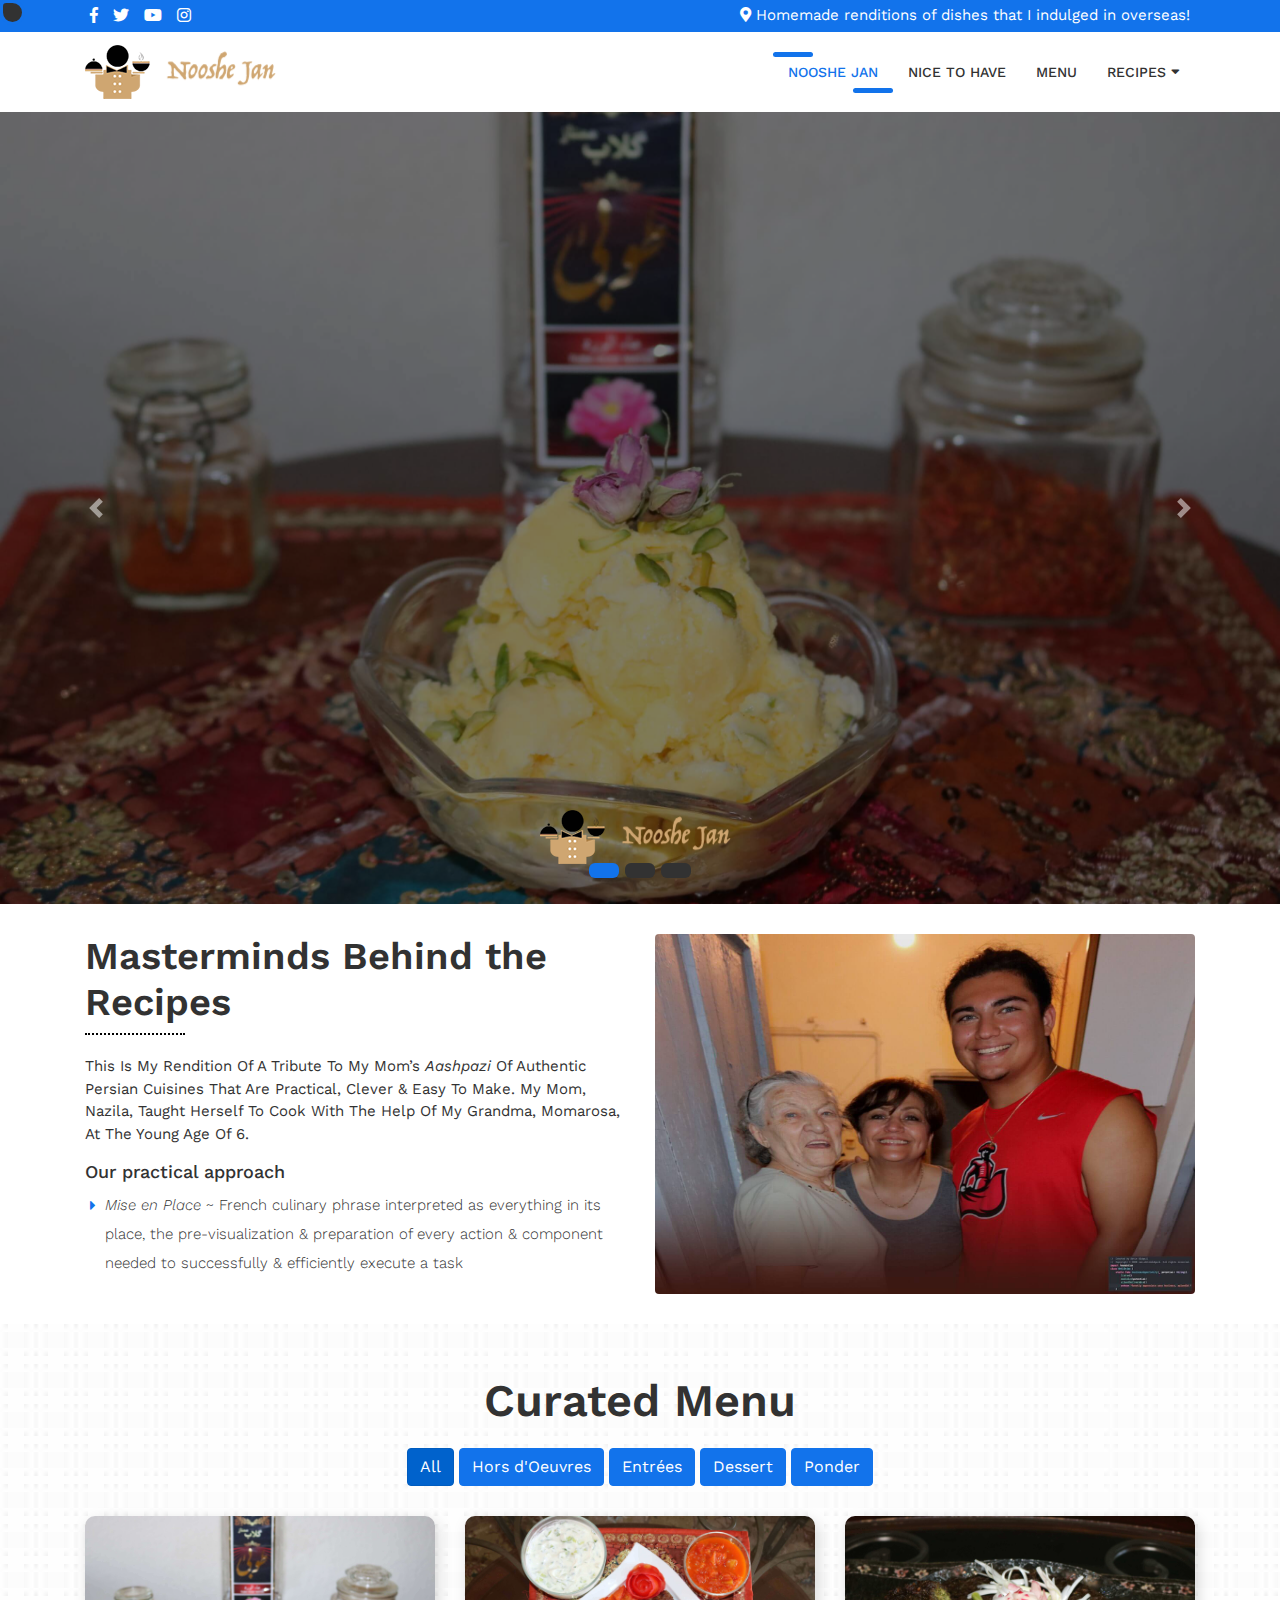
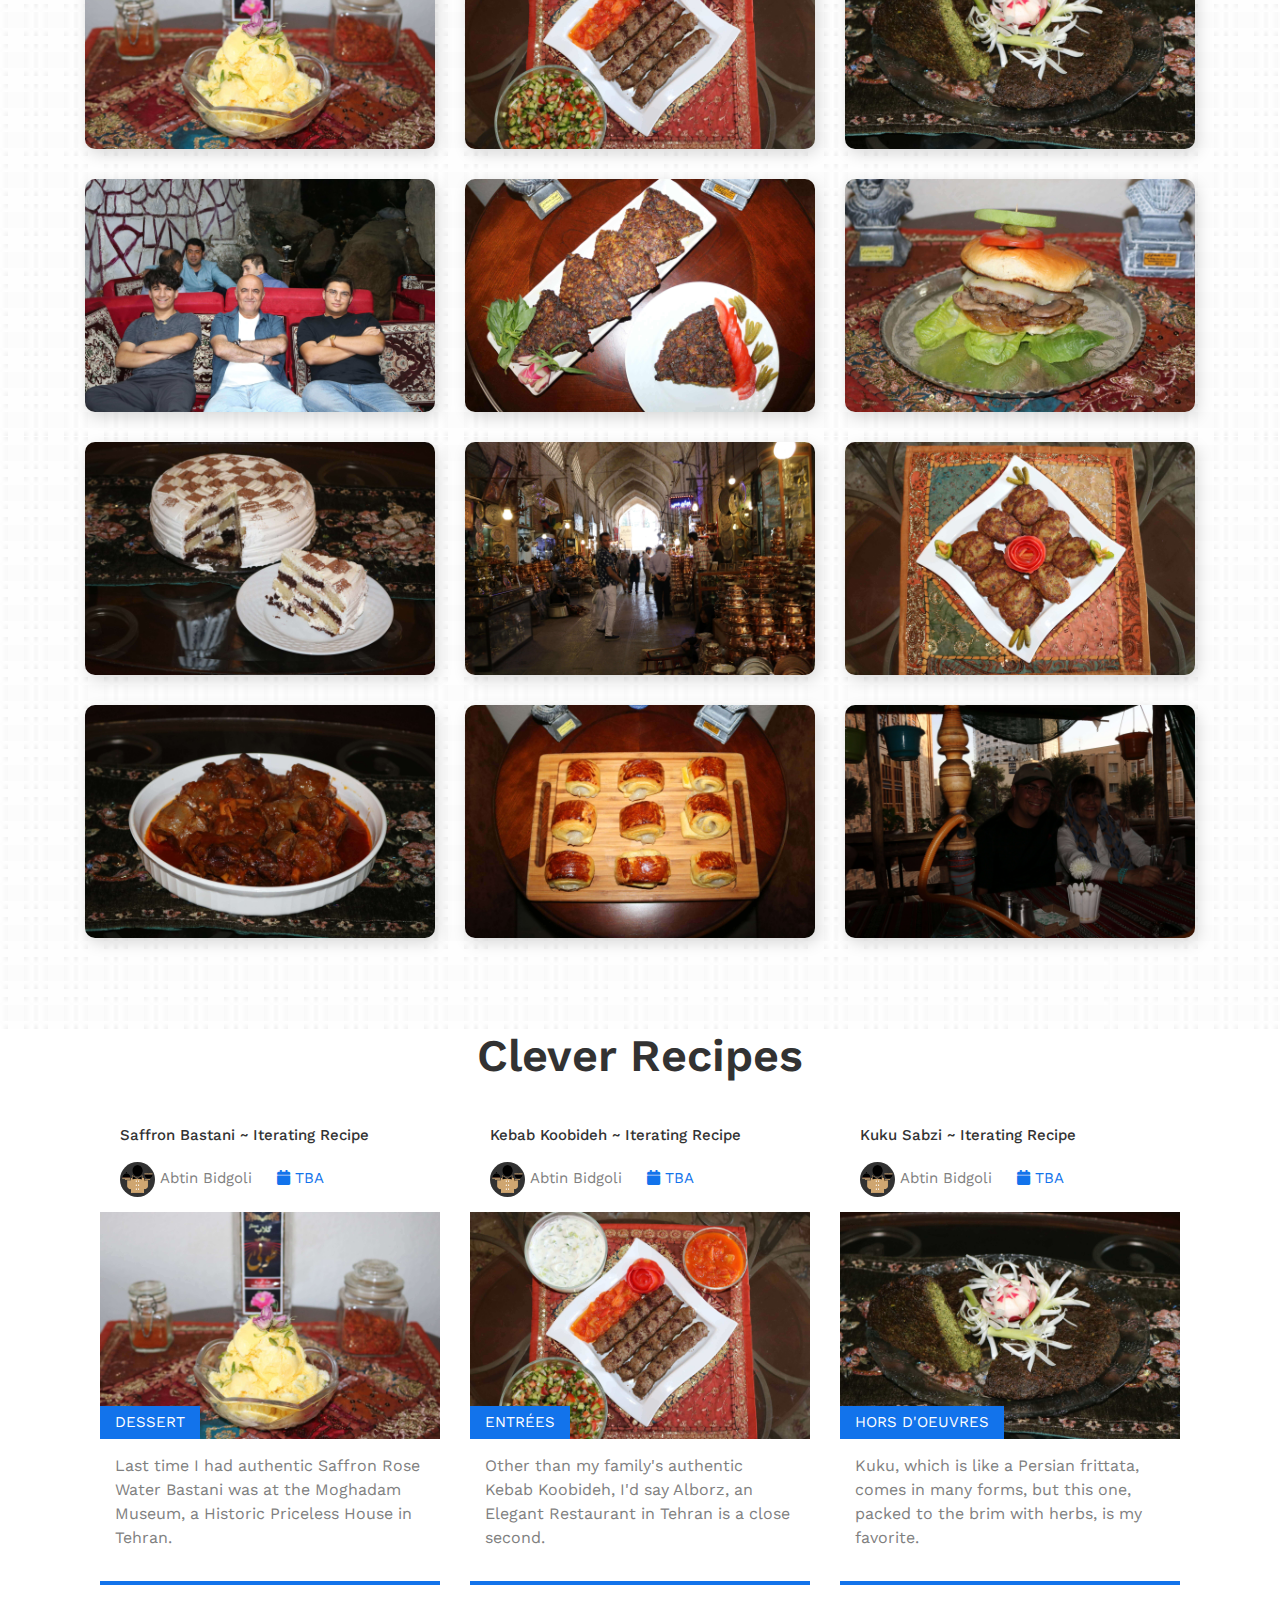
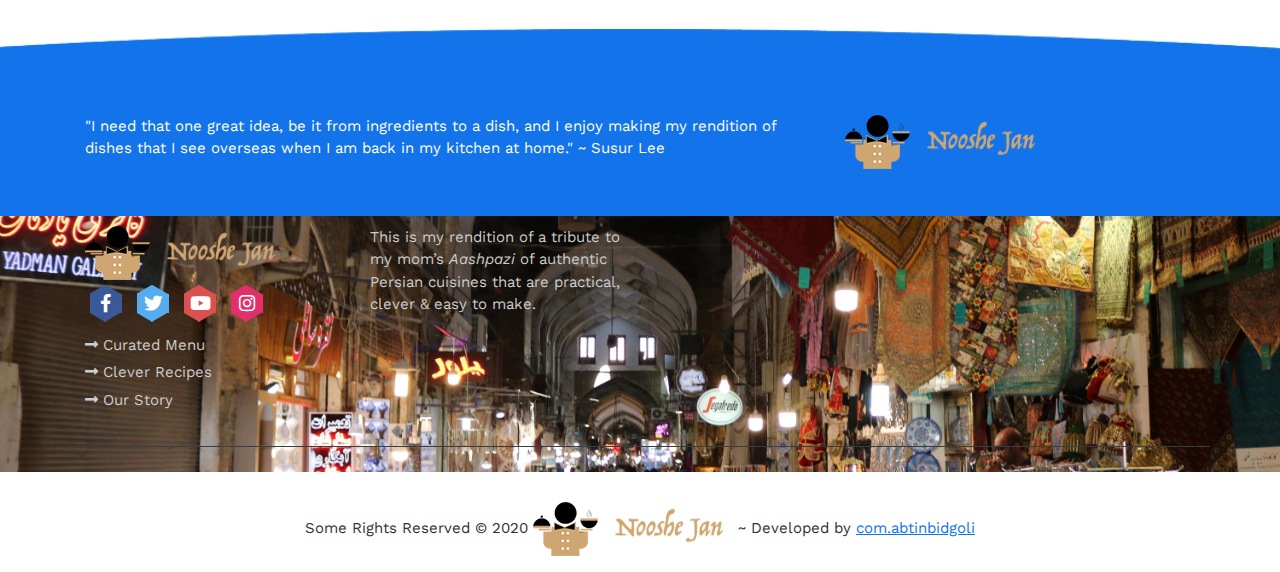
<file: index.html>
<!DOCTYPE html>
<html lang="en">
  <head>
    <meta charset="utf-8" />
    <meta
      name="viewport"
      content="width=device-width, initial-scale=1, shrink-to-fit=no"
    />
    <meta name="description" content="" />
    <meta name="author" content="" />
    <title>Nooshe Jan~com.abtinbidgoli~UX/UI Developer</title>
    <!-- Bootstrap core CSS -->
    <link href="vendor/bootstrap/css/bootstrap.min.css" rel="stylesheet" />
    <!-- Fontawesome CSS -->
    <link href="css/all.css" rel="stylesheet" />
    <!-- Owl Carousel CSS -->
    <link href="css/owl.carousel.min.css" rel="stylesheet" />
    <!-- Owl Carousel CSS -->
    <link href="css/jquery.fancybox.min.css" rel="stylesheet" />
    <!-- Custom styles for this template -->
    <link href="css/style.css" rel="stylesheet" />
    <!-- Site Icons -->
    <link rel="shortcut icon" href="images/favicon1.png" type="image/x-icon" />
    <link rel="apple-touch-icon" href="images/favicon1.png" />
  </head>
  
  <body>
    <div class="wrapper-main">
      <!-- Top Bar -->
      <div class="top-bar">
        <div class="container">
          <div class="row">
            <div class="col-lg-6">
              <div class="social-media">
                <ul>
                  <li>
                    <a href="#"><i class="fab fa-facebook-f"></i></a>
                  </li>
                  <li>
                    <a href="#"><i class="fab fa-twitter"></i></a>
                  </li>
                  <li>
                    <a href="#"><i class="fab fa-youtube"></i></a>
                  </li>
                  <li>
                    <a href="#"><i class="fab fa-instagram"></i></a>
                  </li>
                </ul>
              </div>
            </div>
            <div class="col-lg-6">
              <div class="contact-details">
                <ul>
                  <!--
                  <li>
                    <i class="fas fa-phone fa-rotate-90"></i> +01 899 286 777
                  </li>
				-->
                  <li>
                    <i class="fas fa-map-marker-alt"></i> Homemade renditions of
                    dishes that I indulged in overseas!
                  </li>
                </ul>
              </div>
            </div>
          </div>
        </div>
      </div>
      <!-- Navigation -->
      <nav class="navbar navbar-expand-lg navbar-dark bg-light top-nav">
        <div class="container">
          <a class="navbar-brand" href="index.html">
            <img src="images/logo.png" alt="Nooshe Jan~com.abtinbidgoli~UX/UI Developer" />
          </a>
          <button
            class="navbar-toggler navbar-toggler-right"
            type="button"
            data-toggle="collapse"
            data-target="#navbarResponsive"
            aria-controls="navbarResponsive"
            aria-expanded="false"
            aria-label="Toggle navigation"
          >
            <span class="fas fa-bars"></span>
          </button>
          <div class="collapse navbar-collapse" id="navbarResponsive">
            <ul class="navbar-nav ml-auto">
              <li class="nav-item">
                <a class="nav-link active" href="index.html">Nooshe Jan</a>
              </li>
              <li class="nav-item">
                <a class="nav-link" href="faq.html">Nice to Have</a>
              </li>
			  <li class="nav-item">
                <a class="nav-link" href="menu.html">Menu</a>
              </li>
              <li class="nav-item dropdown">
                <a
                  class="nav-link"
                  href="#"
                  id="navbarDropdownBlog"
                  data-toggle="dropdown"
                  aria-haspopup="true"
                  aria-expanded="false"
                  >Recipes <i class="fas fa-sort-down"></i
                ></a>
                <div
                  class="dropdown-menu dropdown-menu-right"
                  aria-labelledby="navbarDropdownBlog"
                >
                  <a class="dropdown-item" href="blog.html">Recipe Queue</a>
				  <a class="dropdown-item" href="blog-post.html">Iterating Recipes</a>
                </div>
              </li>
            </ul>
          </div>
        </div>
      </nav>

      <header class="slider-main">
        <div
          id="carouselExampleIndicators"
          class="carousel slide carousel-fade"
          data-ride="carousel"
        >
          <ol class="carousel-indicators">
            <li
              data-target="#carouselExampleIndicators"
              data-slide-to="0"
              class="active"
            ></li>
            <li data-target="#carouselExampleIndicators" data-slide-to="1"></li>
            <li data-target="#carouselExampleIndicators" data-slide-to="2"></li>
          </ol>
          <div class="carousel-inner" role="listbox">
            <!-- Slide One - Set the background image for this slide in the line below -->
            <div
              class="carousel-item active"
              style="background-image: url('images/saffronRose1.jpeg')"
            >
              <div class="carousel-caption d-none d-md-block">
				<img src="images/logo.png" alt="logo" /></div>
            </div>
            <!-- Slide Two - Set the background image for this slide in the line below -->
            <div
              class="carousel-item"
              style="background-image: url('images/kebab.jpeg')"
            >
              <div class="carousel-caption d-none d-md-block">
				<img src="images/logo.png" alt="logo" /></div>
            </div>
            <!-- Slide Three - Set the background image for this slide in the line below -->
            <div
              class="carousel-item"
              style="background-image: url('images/kukuSabzi1.jpeg')"
            >
              <div class="carousel-caption d-none d-md-block">
				<img src="images/logo.png" alt="logo" /></div>
            </div>
          </div>
          <a
            class="carousel-control-prev"
            href="#carouselExampleIndicators"
            role="button"
            data-slide="prev"
          >
            <span class="carousel-control-prev-icon" aria-hidden="true"></span>
            <span class="sr-only">Previous</span>
          </a>
          <a
            class="carousel-control-next"
            href="#carouselExampleIndicators"
            role="button"
            data-slide="next"
          >
            <span class="carousel-control-next-icon" aria-hidden="true"></span>
            <span class="sr-only">Next</span>
          </a>
        </div>
      </header>

      <!-- Page Content -->
      <div class="container">
        <!-- About Section -->
        <div class="about-main">
          <div class="row">
            <div class="col-lg-6">
              <h2>Masterminds Behind the Recipes</h2>
              <p>
                This is my rendition of a tribute to my mom’s <i>Aashpazi</i>
                of authentic Persian cuisines that are practical, clever & easy
                to make. My mom, Nazila, taught herself to cook with the help of
                my grandma, Momarosa, at the young age of 6.
              </p>
              <h5>Our practical approach</h5>
              <ul>
                <li>
                  <i>Mise en Place</i> ~ French culinary phrase interpreted as
                  everything in its place, the pre-visualization & preparation
                  of every action & component needed to successfully &
                  efficiently execute a task
                </li>
              </ul>
            </div>
            <div class="col-lg-6">
              <img
                class="img-fluid rounded"
                src="images/about-img.jpg"
                alt="Nooshe Jan~com.abtinbidgoli~UX/UI Developer"
                lazy
              />
            </div>
          </div>
          <!-- /.row -->
        </div>
      </div>

      <div class="services-bar">
        <div class="container">
          <!-- Portfolio Section -->
          <div class="portfolio-main">
            <h2>Curated Menu</h2>
            <div class="col-lg-12">
              <div class="project-menu text-center">
                <button class="btn btn-primary active" data-filter="*">
                  All
                </button>
                <button data-filter=".h" class="btn btn-primary">
                  Hors d'Oeuvres
                </button>
                <button data-filter=".e" class="btn btn-primary">
                  Entrées
                </button>
                <button data-filter=".d" class="btn btn-primary">
                  Dessert
                </button>
                <button data-filter=".p" class="btn btn-primary">Ponder</button>
              </div>
            </div>
            <div id="projects" class="projects-main row">
              <div class="col-lg-4 col-sm-6 pro-item portfolio-item d">
                <div class="card h-100">
                  <div class="card-img">
                    <a href="images/saffronRose1.jpeg" data-fancybox="images">
                      <img
                        class="card-img-top"
                        src="images/saffronRose1.jpeg"
                        alt="Nooshe Jan~com.abtinbidgoli~UX/UI Developer"
                        lazy
                      />
                      <div class="overlay">
                        <i class="fas fa-arrows-alt"></i>
                      </div>
                    </a>
                  </div>
                  <div class="card-body">
                    <h4 class="card-title">
                      <a href="#">Saffron Rose Water Bastani</a>
                    </h4>
                  </div>
                </div>
              </div>
              <div class="col-lg-4 col-sm-6 pro-item portfolio-item e">
                <div class="card h-100">
                  <div class="card-img">
                    <a href="images/kebab.jpeg" data-fancybox="images">
                      <img
                        class="card-img-top"
                        src="images/kebab.jpeg"
                        alt="Nooshe Jan~com.abtinbidgoli~UX/UI Developer"
                        lazy
                      />
                      <div class="overlay">
                        <i class="fas fa-arrows-alt"></i>
                      </div>
                    </a>
                  </div>
                  <div class="card-body">
                    <h4 class="card-title">
                      <a href="#">Kebab Koobideh</a>
                    </h4>
                  </div>
                </div>
              </div>
              <div class="col-lg-4 col-sm-6 pro-item portfolio-item h">
                <div class="card h-100">
                  <div class="card-img">
                    <a href="images/kukuSabzi1.jpeg" data-fancybox="images">
                      <img
                        class="card-img-top"
                        src="images/kukuSabzi1.jpeg"
                        alt="Nooshe Jan~com.abtinbidgoli~UX/UI Developer"
                        lazy
                      />
                      <div class="overlay">
                        <i class="fas fa-arrows-alt"></i>
                      </div>
                    </a>
                  </div>
                  <div class="card-body">
                    <h4 class="card-title">
                      <a href="#">Kuku Sabzi</a>
                    </h4>
                  </div>
                </div>
              </div>
              <div class="col-lg-4 col-sm-6 pro-item portfolio-item p">
                <div class="card h-100">
                  <div class="card-img">
                    <a href="images/darband.jpeg" data-fancybox="images">
                      <img
                        class="card-img-top"
                        src="images/darband.jpeg"
                        alt="Nooshe Jan~com.abtinbidgoli~UX/UI Developer"
                        lazy
                      />
                      <div class="overlay">
                        <i class="fas fa-arrows-alt"></i>
                      </div>
                    </a>
                  </div>
                  <div class="card-body">
                    <h4 class="card-title">
                      <a href="#">Darband, Iran</a>
                    </h4>
                  </div>
                </div>
              </div>
              <div class="col-lg-4 col-sm-6 pro-item portfolio-item h">
                <div class="card h-100">
                  <div class="card-img">
                    <a href="images/kukuB.jpeg" data-fancybox="images">
                      <img
                        class="card-img-top"
                        src="images/kukuB.jpeg"
                        alt="Nooshe Jan~com.abtinbidgoli~UX/UI Developer"
                        lazy
                      />
                      <div class="overlay">
                        <i class="fas fa-arrows-alt"></i>
                      </div>
                    </a>
                  </div>
                  <div class="card-body">
                    <h4 class="card-title">
                      <a href="#">Kuku Bademjan</a>
                    </h4>
                  </div>
                </div>
              </div>
              <div class="col-lg-4 col-sm-6 pro-item portfolio-item e">
                <div class="card h-100">
                  <div class="card-img">
                    <a href="images/burger2.jpeg" data-fancybox="images">
                      <img
                        class="card-img-top"
                        src="images/burger2.jpeg"
                        alt="Nooshe Jan~com.abtinbidgoli~UX/UI Developer"
                        lazy
                      />
                      <div class="overlay">
                        <i class="fas fa-arrows-alt"></i>
                      </div>
                    </a>
                  </div>
                  <div class="card-body">
                    <h4 class="card-title">
                      <a href="#">Burger</a>
                    </h4>
                  </div>
                </div>
              </div>

              <div class="col-lg-4 col-sm-6 pro-item portfolio-item d">
                <div class="card h-100">
                  <div class="card-img">
                    <a
                      href="images/checkerboardCake1.jpeg"
                      data-fancybox="images"
                    >
                      <img
                        class="card-img-top"
                        src="images/checkerboardCake1.jpeg"
                        alt="Nooshe Jan~com.abtinbidgoli~UX/UI Developer"
                        lazy
                      />
                      <div class="overlay">
                        <i class="fas fa-arrows-alt"></i>
                      </div>
                    </a>
                  </div>
                  <div class="card-body">
                    <h4 class="card-title">
                      <a href="#">Checkerboard Cake</a>
                    </h4>
                  </div>
                </div>
              </div>
              <div class="col-lg-4 col-sm-6 pro-item portfolio-item p">
                <div class="card h-100">
                  <div class="card-img">
                    <a href="images/bazaar.jpeg" data-fancybox="images">
                      <img
                        class="card-img-top"
                        src="images/bazaar.jpeg"
                        alt="Nooshe Jan~com.abtinbidgoli~UX/UI Developer"
                        lazy
                      />
                      <div class="overlay">
                        <i class="fas fa-arrows-alt"></i>
                      </div>
                    </a>
                  </div>
                  <div class="card-body">
                    <h4 class="card-title">
                      <a href="#">Bazaar Bozourg</a>
                    </h4>
                  </div>
                </div>
              </div>
              <div class="col-lg-4 col-sm-6 pro-item portfolio-item h">
                <div class="card h-100">
                  <div class="card-img">
                    <a href="images/kotlet1.jpeg" data-fancybox="images">
                      <img
                        class="card-img-top"
                        src="images/kotlet1.jpeg"
                        alt="Nooshe Jan~com.abtinbidgoli~UX/UI Developer"
                        lazy
                      />
                      <div class="overlay">
                        <i class="fas fa-arrows-alt"></i>
                      </div>
                    </a>
                  </div>
                  <div class="card-body">
                    <h4 class="card-title">
                      <a href="#">Kotlet</a>
                    </h4>
                  </div>
                </div>
              </div>

              <div class="col-lg-4 col-sm-6 pro-item portfolio-item e">
                <div class="card h-100">
                  <div class="card-img">
                    <a href="images/lambShank1.jpeg" data-fancybox="images">
                      <img
                        class="card-img-top"
                        src="images/lambShank1.jpeg"
                        alt="Nooshe Jan~com.abtinbidgoli~UX/UI Developer"
                        lazy
                      />
                      <div class="overlay">
                        <i class="fas fa-arrows-alt"></i>
                      </div>
                    </a>
                  </div>
                  <div class="card-body">
                    <h4 class="card-title">
                      <a href="#">Lamb Shank</a>
                    </h4>
                  </div>
                </div>
              </div>
              <div class="col-lg-4 col-sm-6 pro-item portfolio-item d">
                <div class="card h-100">
                  <div class="card-img">
                    <a href="images/danmarki3.jpeg" data-fancybox="images">
                      <img
                        class="card-img-top"
                        src="images/danmarki3.jpeg"
                        alt="Nooshe Jan~com.abtinbidgoli~UX/UI Developer"
                        lazy
                      />
                      <div class="overlay">
                        <i class="fas fa-arrows-alt"></i>
                      </div>
                    </a>
                  </div>
                  <div class="card-body">
                    <h4 class="card-title">
                      <a href="#">Shirini Danmarki</a>
                    </h4>
                  </div>
                </div>
              </div>
              <div class="col-lg-4 col-sm-6 pro-item portfolio-item p">
                <div class="card h-100">
                  <div class="card-img">
                    <a href="images/Abe.jpeg" data-fancybox="images">
                      <img class="card-img-top" src="images/Abe.jpeg" alt="Nooshe Jan~com.abtinbidgoli~UX/UI Developer" 
                      lazy/>
                      <div class="overlay">
                        <i class="fas fa-arrows-alt"></i>
                      </div>
                    </a>
                  </div>
                  <div class="card-body">
                    <h4 class="card-title">
                      <a href="#">Shiraz, Iran</a>
                    </h4>
                  </div>
                </div>
              </div>
            </div>
            <!-- /.row -->
          </div>
        </div>
      </div>

      <div class="blog-slide">
        <div class="container">
          <h2>Clever Recipes</h2>
          <div class="row">
            <div class="col-lg-12">
              <div id="blog-slider" class="owl-carousel">
                <div class="post-slide">
                  <div class="post-header">
                    <h4 class="title">
                      <a href="#">Saffron Bastani ~ Iterating Recipe</a>
                    </h4>
                    <ul class="post-bar">
                      <li>
                        <img src="images/favicon1.png" alt="Nooshe Jan~com.abtinbidgoli~UX/UI Developer" /><a href="#"
                          >Abtin Bidgoli</a
                        >
                      </li>
                      <li><i class="fa fa-calendar"></i>TBA</li>
                    </ul>
                  </div>
                  <div class="pic">
                    <img src="images/saffronRose1.jpeg" alt="Nooshe Jan~com.abtinbidgoli~UX/UI Developer" 
                    lazy/>
                    <ul class="post-category">
                      <li><a href="#">Dessert</a></li>
                    </ul>
                  </div>
                  <p class="post-description">
                    Last time I had authentic Saffron Rose Water Bastani was at the Moghadam Museum, a Historic Priceless House in Tehran.
                  </p>
                </div>

                <div class="post-slide">
                  <div class="post-header">
                    <h4 class="title">
                      <a href="#">Kebab Koobideh ~ Iterating Recipe</a>
                    </h4>
                    <ul class="post-bar">
                      <li>
                        <img src="images/favicon1.png" alt="Nooshe Jan~com.abtinbidgoli~UX/UI Developer" /><a href="#"
                          >Abtin Bidgoli</a
                        >
                      </li>
                      <li><i class="fa fa-calendar"></i>TBA</li>
                    </ul>
                  </div>
                  <div class="pic">
                    <img src="images/kebab.jpeg" alt="Nooshe Jan~com.abtinbidgoli~UX/UI Developer" 
                    lazy/>
                    <ul class="post-category">
                      <li><a href="#">Entrées</a></li>
                    </ul>
                  </div>
                  <p class="post-description">
                    Other than my family's authentic Kebab Koobideh, I'd say Alborz, an Elegant Restaurant in Tehran is a close second.

                  </p>
                </div>

                <div class="post-slide">
                  <div class="post-header">
                    <h4 class="title">
                      <a href="#">Kuku Sabzi ~ Iterating Recipe</a>
                    </h4>
                    <ul class="post-bar">
                      <li>
                        <img src="images/favicon1.png" alt="Nooshe Jan~com.abtinbidgoli~UX/UI Developer" 
                        lazy/><a href="#"
                          >Abtin Bidgoli</a
                        >
                      </li>
                      <li><i class="fa fa-calendar"></i>TBA</li>
                    </ul>
                  </div>
                  <div class="pic">
                    <img src="images/kukuSabzi1.jpeg" alt="Nooshe Jan~com.abtinbidgoli~UX/UI Developer" 
                    lazy/>
                    <ul class="post-category">
                      <li><a href="#">Hors D'Oeuvres</a></li>
                    </ul>
                  </div>
                  <p class="post-description">
                    Kuku, which is like a Persian frittata, comes in many forms, but this one, packed to the brim with herbs, is my favorite.
                  </p>
                </div>

                <div class="post-slide">
                  <div class="post-header">
                    <h4 class="title">
                      <a href="#">Darband, Iran ~ Inspiration</a>
                    </h4>
                    <ul class="post-bar">
                      <li>
                        <img src="images/favicon1.png" alt="Nooshe Jan~com.abtinbidgoli~UX/UI Developer" 
                        lazy/><a href="#"
                          >Abtin Bidgoli</a
                        >
                      </li>
                      <li><i class="fa fa-calendar"></i>TBA</li>
                    </ul>
                  </div>
                  <div class="pic">
                    <img src="images/darband.jpeg" alt="Nooshe Jan~com.abtinbidgoli~UX/UI Developer" 
                    lazy/>
                    <ul class="post-category">
                      <li><a href="#">Ponder</a></li>
                    </ul>
                  </div>
                  <p class="post-description">
                    Darband is a neighborhood towering over Tehran's metropolitan limits. It is the beginning of a popular hiking trail into Mount Tochal.
                  </p>
                </div>
              </div>
            </div>
          </div>
        </div>
      </div>

      <!-- Nooshe Jan -->
      <div class="touch-line">
        <div class="container">
          <div class="row">
            <div class="col-md-8">
              <p>
                "I need that one great idea, be it from ingredients to a dish,
                and I enjoy making my rendition of dishes that I see overseas
                when I am back in my kitchen at home." ~ Susur Lee
              </p>
            </div>
            <div class="col-md-4">
				<img src="images/logo.png" alt="Nooshe Jan~com.abtinbidgoli~UX/UI Developer" />
            </div>
          </div>
        </div>
      </div>

      <!-- /.container -->
      <!--footer starts from here-->
      <footer class="footer">
        <div class="container bottom_border">
          <div class="row">
            <div class="col-lg-3 col-md-6 col-sm-6 col">
              <img src="images/logo.png" alt="Nooshe Jan~com.abtinbidgoli~UX/UI Developer" />
              <br />
              <ul class="footer-social">
                <li>
                  <a class="facebook hb-xs-margin" href="#"
                    ><span class="hb hb-xs spin hb-facebook"
                      ><i class="fab fa-facebook-f"></i></span
                  ></a>
                </li>
                <li>
                  <a class="twitter hb-xs-margin" href="#"
                    ><span class="hb hb-xs spin hb-twitter"
                      ><i class="fab fa-twitter"></i></span
                  ></a>
                </li>
                <li>
                  <a class="googleplus hb-xs-margin" href="#"
                    ><span class="hb hb-xs spin hb-google-plus"
                      ><i class="fab fa-youtube"></i></span
                  ></a>
                </li>
                <li>
                  <a class="instagram hb-xs-margin" href="#"
                    ><span class="hb hb-xs spin hb-instagram"
                      ><i class="fab fa-instagram"></i></span
                  ></a>
                </li>
                <!--
                <li>
                  <a class="dribbble hb-xs-margin" href="#"
                    ><span class="hb hb-xs spin hb-dribbble"
                      ><i class="fab fa-dribbble"></i></span
                  ></a>
                </li>-->
              </ul>

              <!--headin5_amrc-->
              <ul class="footer_ul_amrc">
                <li>
                  <a href="menu.html"
                    ><i class="fas fa-long-arrow-alt-right"></i>Curated Menu</a
                  >
                </li>
                <li>
                  <a href="blog.html"
                    ><i class="fas fa-long-arrow-alt-right"></i>Clever
                    Recipes</a
                  >
                </li>
                <li>
                  <a href="blog-post.html"
                    ><i class="fas fa-long-arrow-alt-right"></i>Our Story</a
                  >
                </li>
              </ul>
              <!--footer_ul_amrc ends here-->
              
            </div>
            <div class="col-lg-3 col-md-6 col-sm-6">
				<p>
					This is my rendition of a tribute to my mom’s <i>Aashpazi</i>
					of authentic Persian cuisines that are practical, clever & easy
					to make.
				  </p>
            </div>
			
            
            </div>
          </div>
        </div>
        <div class="container">
          <p class="copyright text-center">
            Some Rights Reserved &copy; 2020
            <a href="#">
				<img src="images/logo.png" alt="Nooshe Jan~com.abtinbidgoli~UX/UI Developer" /></a> ~ Developed by
            <a href="https://abtinbidgoli.com/">com.abtinbidgoli</a>
          </p>
        </div>
      </footer>
    </div>

    <!-- Bootstrap core JavaScript -->
    <script src="vendor/jquery/jquery.min.js"></script>
    <script src="vendor/bootstrap/js/bootstrap.bundle.min.js"></script>
    <script src="js/imagesloaded.pkgd.min.js"></script>
    <script src="js/isotope.pkgd.min.js"></script>
    <script src="js/filter.js"></script>
    <script src="js/jquery.appear.js"></script>
    <script src="js/owl.carousel.min.js"></script>
    <script src="js/jquery.fancybox.min.js"></script>
    <script src="js/script.js"></script>
  </body>
</html>
</file>
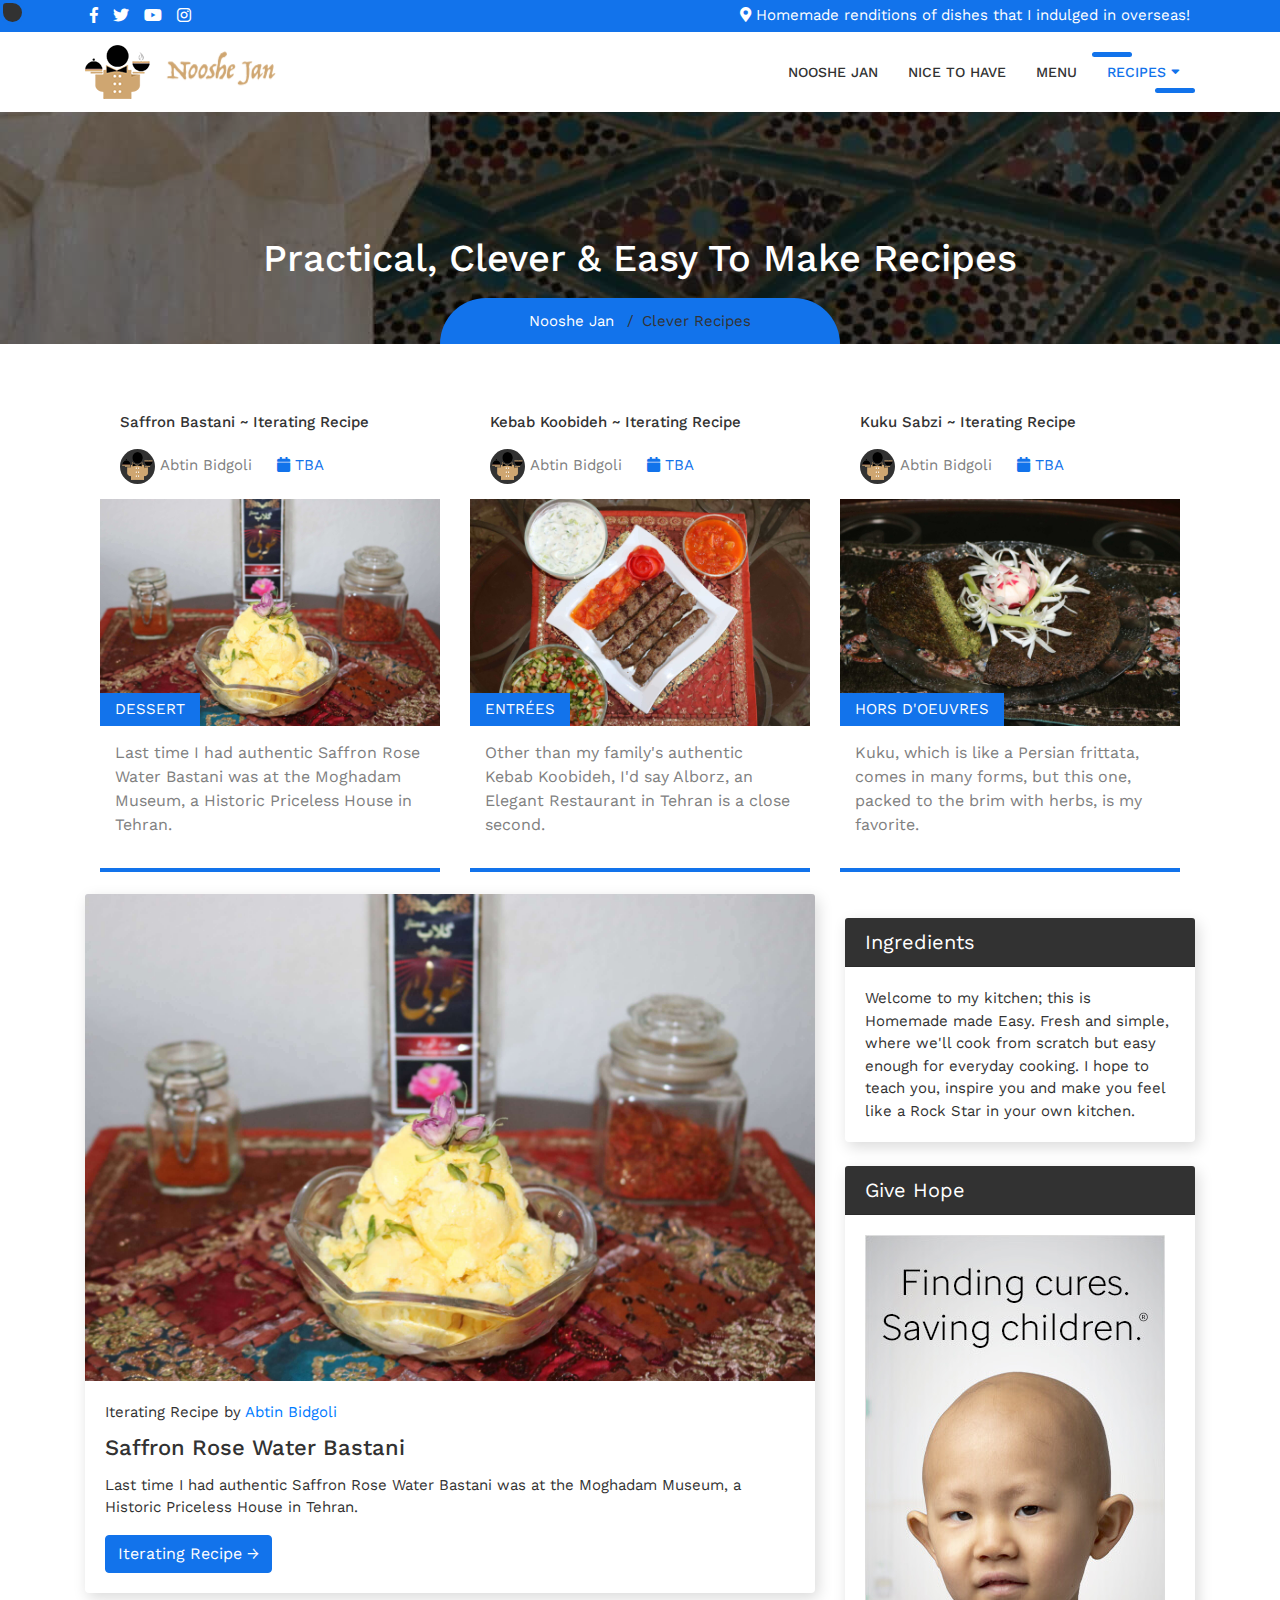
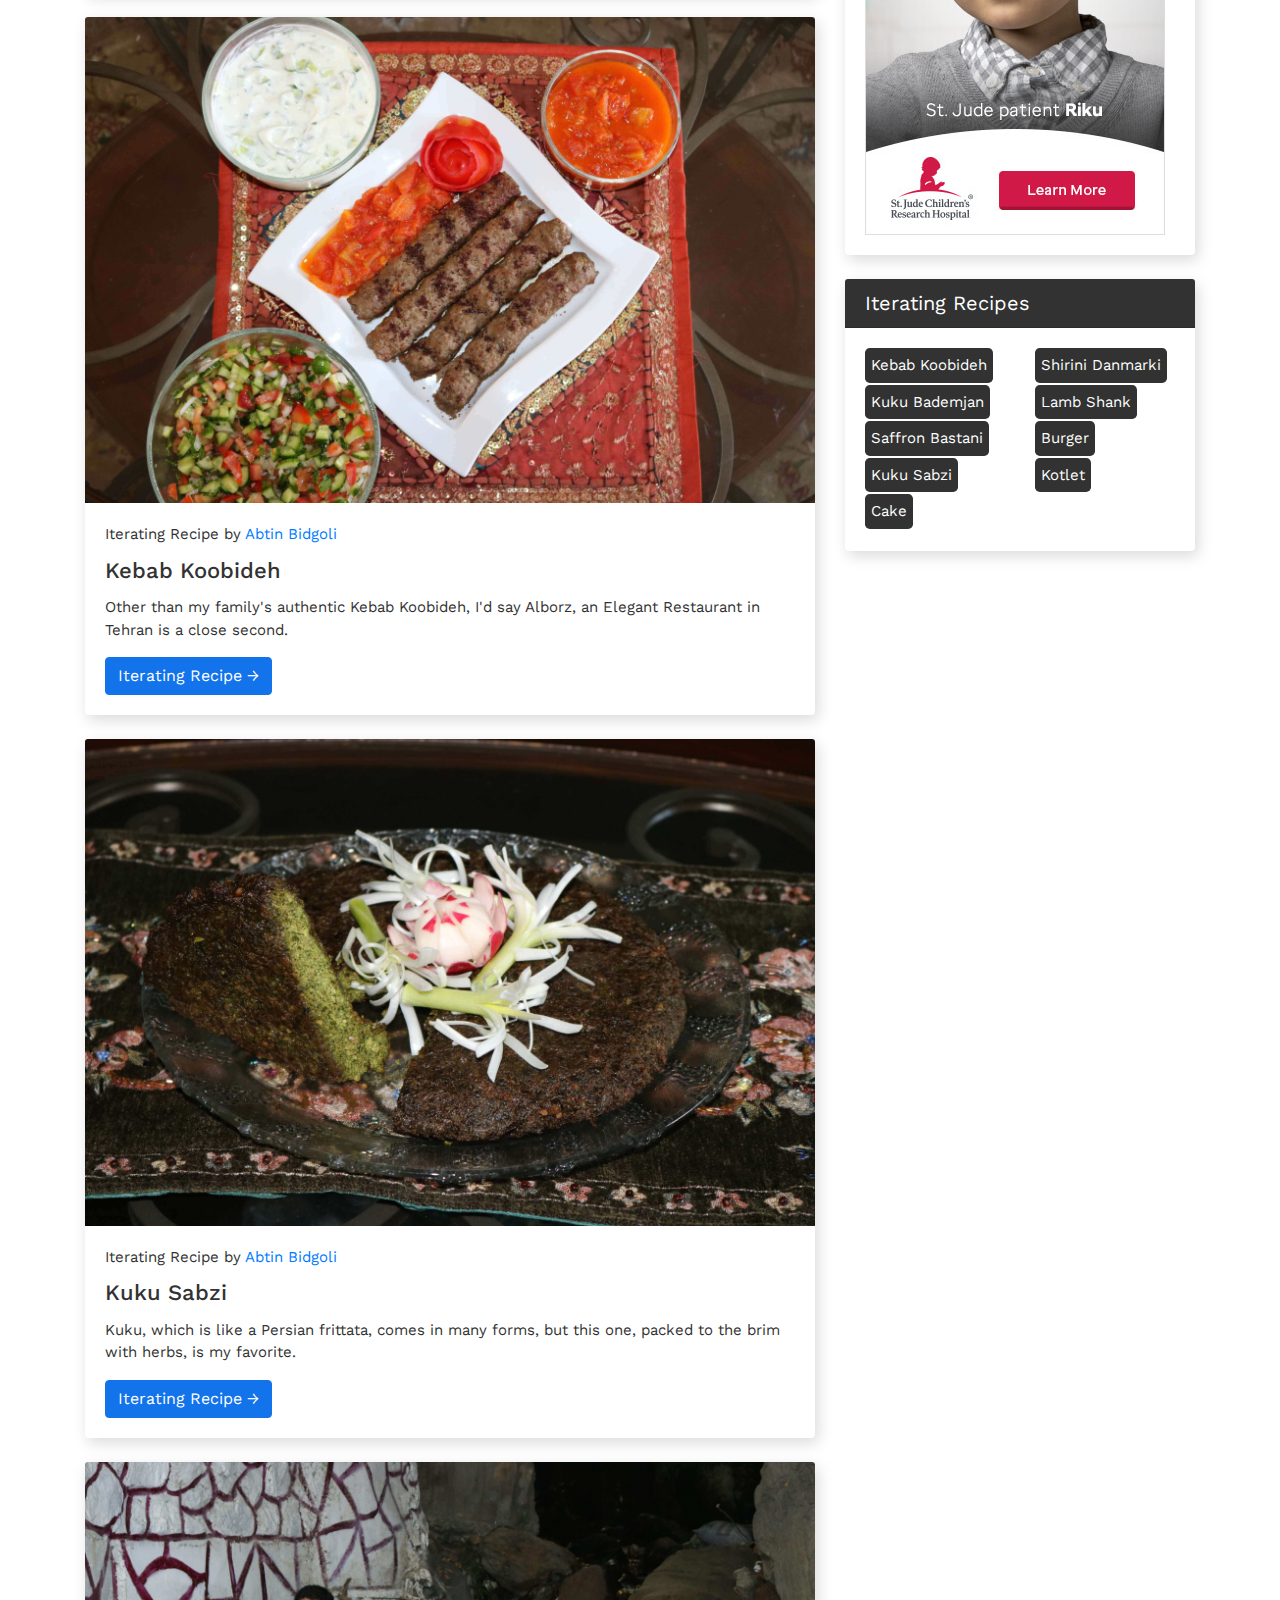
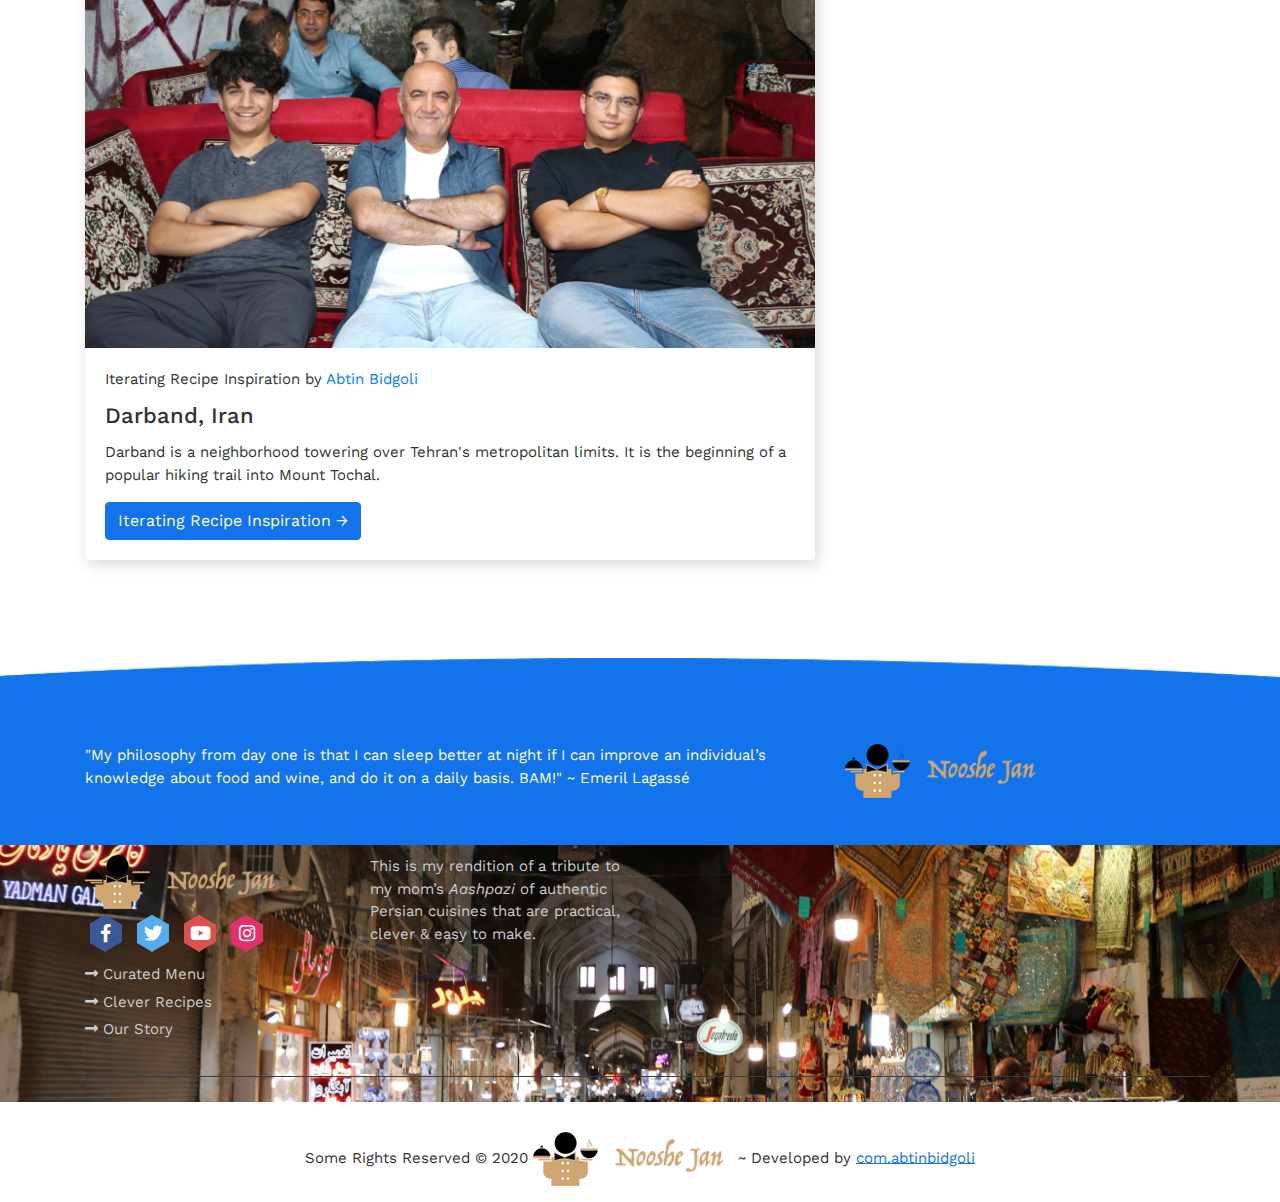
<file: blog.html>
<!DOCTYPE html>
<html lang="en">
  <head>
    <meta charset="utf-8" />
    <meta
      name="viewport"
      content="width=device-width, initial-scale=1, shrink-to-fit=no"
    />
    <meta name="description" content="" />
    <meta name="author" content="" />
    <title>Nooshe Jan~com.abtinbidgoli~UX/UI Developer</title>
    <!-- Bootstrap core CSS -->
    <link href="vendor/bootstrap/css/bootstrap.min.css" rel="stylesheet" />
    <!-- Fontawesome CSS -->
    <link href="css/all.css" rel="stylesheet" />
    <!-- Owl Carousel CSS -->
    <link href="css/owl.carousel.min.css" rel="stylesheet" />
    <!-- Owl Carousel CSS -->
    <link href="css/jquery.fancybox.min.css" rel="stylesheet" />
    <!-- Custom styles for this template -->
    <link href="css/style.css" rel="stylesheet" />
    <!-- Site Icons -->
    <link rel="shortcut icon" href="images/favicon1.png" type="image/x-icon" />
    <link rel="apple-touch-icon" href="images/favicon1.png" />
  </head>
  <body>
    <div class="wrapper-main">
      <!-- Top Bar -->
      <div class="top-bar">
        <div class="container">
          <div class="row">
            <div class="col-lg-6">
              <div class="social-media">
                <ul>
                  <li>
                    <a href="#"><i class="fab fa-facebook-f"></i></a>
                  </li>
                  <li>
                    <a href="#"><i class="fab fa-twitter"></i></a>
                  </li>
                  <li>
                    <a href="#"><i class="fab fa-youtube"></i></a>
                  </li>
                  <li>
                    <a href="#"><i class="fab fa-instagram"></i></a>
                  </li>
                </ul>
              </div>
            </div>
            <div class="col-lg-6">
              <div class="contact-details">
                <ul>
                  <!--
                  <li>
                    <i class="fas fa-phone fa-rotate-90"></i> +01 899 286 777
                  </li>
				-->
                  <li>
                    <i class="fas fa-map-marker-alt"></i> Homemade renditions of
                    dishes that I indulged in overseas!
                  </li>
                </ul>
              </div>
            </div>
          </div>
        </div>
      </div>
      <!-- Navigation -->
      <nav class="navbar navbar-expand-lg navbar-dark bg-light top-nav">
        <div class="container">
          <a class="navbar-brand" href="index.html">
            <img src="images/logo.png" alt="Nooshe Jan~com.abtinbidgoli~UX/UI Developer" />
          </a>
          <button
            class="navbar-toggler navbar-toggler-right"
            type="button"
            data-toggle="collapse"
            data-target="#navbarResponsive"
            aria-controls="navbarResponsive"
            aria-expanded="false"
            aria-label="Toggle navigation"
          >
            <span class="fas fa-bars"></span>
          </button>
          <div class="collapse navbar-collapse" id="navbarResponsive">
            <ul class="navbar-nav ml-auto">
              <li class="nav-item">
                <a class="nav-link" href="index.html">Nooshe Jan</a>
              </li>
              <li class="nav-item">
                <a class="nav-link" href="faq.html">Nice to Have</a>
              </li>
			  <li class="nav-item">
                <a class="nav-link" href="menu.html">Menu</a>
              </li>
              <li class="nav-item dropdown">
                <a
                  class="nav-link active"
                  href="#"
                  id="navbarDropdownBlog"
                  data-toggle="dropdown"
                  aria-haspopup="true"
                  aria-expanded="false"
                  >Recipes <i class="fas fa-sort-down"></i
                ></a>
                <div
                  class="dropdown-menu dropdown-menu-right"
                  aria-labelledby="navbarDropdownBlog"
                >
                  <a class="dropdown-item" href="blog.html">Recipe Queue</a>
				  <a class="dropdown-item" href="blog-post.html">Iterating Recipes</a>
                </div>
              </li>
            </ul>
          </div>
        </div>
      </nav>
	
	<!-- full Title -->
	<div class="full-title">
		<div class="container">
			<!-- Page Heading/Breadcrumbs -->
			<h1 class="mt-4 mb-3"> Practical, Clever & Easy To Make Recipes </h1>
			<div class="breadcrumb-main">
				<ol class="breadcrumb">
					<li class="breadcrumb-item">
						<a href="index.html">Nooshe Jan</a>
					</li>
					<li class="breadcrumb-item active">Clever Recipes</li>
				</ol>
			</div>
		</div>
	</div>

    <div class="blog-main">
      <div class="blog-slide">
        <div class="container">
          <div class="row">
            <div class="col-lg-12">
              <div id="blog-slider" class="owl-carousel">
                <div class="post-slide">
                  <div class="post-header">
                    <h4 class="title">
                      <a href="#">Saffron Bastani ~ Iterating Recipe</a>
                    </h4>
                    <ul class="post-bar">
                      <li>
                        <img src="images/favicon1.png" alt="Nooshe Jan~com.abtinbidgoli~UX/UI Developer" /><a href="#"
                          >Abtin Bidgoli</a
                        >
                      </li>
                      <li><i class="fa fa-calendar"></i>TBA</li>
                    </ul>
                  </div>
                  <div class="pic">
                    <img src="images/saffronRose1.jpeg" alt="Nooshe Jan~com.abtinbidgoli~UX/UI Developer" 
                    lazy/>
                    <ul class="post-category">
                      <li><a href="#">Dessert</a></li>
                    </ul>
                  </div>
                  <p class="post-description">
                    Last time I had authentic Saffron Rose Water Bastani was at the Moghadam Museum, a Historic Priceless House in Tehran.
                  </p>
                </div>

                <div class="post-slide">
                  <div class="post-header">
                    <h4 class="title">
                      <a href="#">Kebab Koobideh ~ Iterating Recipe</a>
                    </h4>
                    <ul class="post-bar">
                      <li>
                        <img src="images/favicon1.png" alt="Nooshe Jan~com.abtinbidgoli~UX/UI Developer" /><a href="#"
                          >Abtin Bidgoli</a
                        >
                      </li>
                      <li><i class="fa fa-calendar"></i>TBA</li>
                    </ul>
                  </div>
                  <div class="pic">
                    <img src="images/kebab.jpeg" alt="Nooshe Jan~com.abtinbidgoli~UX/UI Developer" 
                    lazy/>
                    <ul class="post-category">
                      <li><a href="#">Entrées</a></li>
                    </ul>
                  </div>
                  <p class="post-description">
                    Other than my family's authentic Kebab Koobideh, I'd say Alborz, an Elegant Restaurant in Tehran is a close second.

                  </p>
                </div>

                <div class="post-slide">
                  <div class="post-header">
                    <h4 class="title">
                      <a href="#">Kuku Sabzi ~ Iterating Recipe</a>
                    </h4>
                    <ul class="post-bar">
                      <li>
                        <img src="images/favicon1.png" alt="Nooshe Jan~com.abtinbidgoli~UX/UI Developer" 
                        lazy/><a href="#"
                          >Abtin Bidgoli</a
                        >
                      </li>
                      <li><i class="fa fa-calendar"></i>TBA</li>
                    </ul>
                  </div>
                  <div class="pic">
                    <img src="images/kukuSabzi1.jpeg" alt="Nooshe Jan~com.abtinbidgoli~UX/UI Developer" 
                    lazy/>
                    <ul class="post-category">
                      <li><a href="#">Hors D'Oeuvres</a></li>
                    </ul>
                  </div>
                  <p class="post-description">
                    Kuku, which is like a Persian frittata, comes in many forms, but this one, packed to the brim with herbs, is my favorite.
                  </p>
                </div>

                <div class="post-slide">
                  <div class="post-header">
                    <h4 class="title">
                      <a href="#">Darband, Iran ~ Inspiration</a>
                    </h4>
                    <ul class="post-bar">
                      <li>
                        <img src="images/favicon1.png" alt="Nooshe Jan~com.abtinbidgoli~UX/UI Developer" 
                        lazy/><a href="#"
                          >Abtin Bidgoli</a
                        >
                      </li>
                      <li><i class="fa fa-calendar"></i>TBA</li>
                    </ul>
                  </div>
                  <div class="pic">
                    <img src="images/darband.jpeg" alt="Nooshe Jan~com.abtinbidgoli~UX/UI Developer" 
                    lazy/>
                    <ul class="post-category">
                      <li><a href="#">Ponder</a></li>
                    </ul>
                  </div>
                  <p class="post-description">
                    Darband is a neighborhood towering over Tehran's metropolitan limits. It is the beginning of a popular hiking trail into Mount Tochal.
                  </p>
                </div>
              </div>
            </div>
          </div>
        </div>
      </div>
      <br>
		<div class="container">
			<div class="row">
				<!-- Blog Entries Column -->
				<div class="col-md-8 blog-entries">
					<!-- Blog Post -->
					<div class="card mb-4">
						<img class="card-img-top" src="images/saffronRose1.jpeg" alt="Card image Blog" />
						<div class="card-body">
							<div class="by-post">
								Iterating Recipe by <a href="#">Abtin Bidgoli</a>
							</div>
							<h2 class="card-title">Saffron Rose Water Bastani</h2>
							<p class="card-text">Last time I had authentic Saffron Rose Water Bastani was at the Moghadam Museum, a Historic Priceless House in Tehran.</p>
							<a href="#" class="btn btn-primary">Iterating Recipe &rarr;</a>
						</div>
					</div>
					<!-- Blog Post -->
					<div class="card mb-4">
						<img class="card-img-top" src="images/kebab.jpeg" alt="Card image Blog">
						<div class="card-body">
							<div class="by-post">
								Iterating Recipe by <a href="#">Abtin Bidgoli</a>
							</div>
							<h2 class="card-title">Kebab Koobideh</h2>
							<p class="card-text">Other than my family's authentic Kebab Koobideh, I'd say Alborz, an Elegant Restaurant in Tehran is a close second.</p>
							<a href="#" class="btn btn-primary">Iterating Recipe &rarr;</a>
						</div>
					</div>
					<!-- Blog Post -->
					<div class="card mb-4">
						<img class="card-img-top" src="images/kukuSabzi1.jpeg" alt="Card image Blog">
						<div class="card-body">
							<div class="by-post">
								Iterating Recipe by <a href="#">Abtin Bidgoli</a>
							</div>
							<h2 class="card-title">Kuku Sabzi</h2>
							<p class="card-text">Kuku, which is like a Persian frittata, comes in many forms, but this one, packed to the brim with herbs, is my favorite.</p>
							<a href="#" class="btn btn-primary">Iterating Recipe &rarr;</a>
						</div>
					</div>
					<!-- Blog Post -->
					<div class="card mb-4">
						<img class="card-img-top" src="images/darband.jpeg" alt="Card image Blog">
						<div class="card-body">
							<div class="by-post">
								Iterating Recipe Inspiration by <a href="#">Abtin Bidgoli</a>
							</div>
							<h2 class="card-title">Darband, Iran</h2>
							<p class="card-text">Darband is a neighborhood towering over Tehran's metropolitan limits. It is the beginning of a popular hiking trail into Mount Tochal.</p>
							<a href="#" class="btn btn-primary">Iterating Recipe Inspiration &rarr;</a>
						</div>
					</div>
				</div>
				<!-- Sidebar Widgets Column -->
				<div class="col-md-4 blog-right-side">
          <!-- Side Widget -->
					<div class="card my-4">
						<h5 class="card-header">Ingredients</h5>
						<div class="card-body">
							Welcome to my kitchen; this is Homemade made Easy. Fresh and simple, where we'll cook from scratch but easy enough for everyday cooking. I hope to teach you, inspire you and make you feel like a Rock Star in your own kitchen.
						</div>
					</div>
          <!-- Side Widget -->
					<div class="card my-4">
						<h5 class="card-header">Give Hope</h5>
						<div class="card-body">
							<a href="https://www.stjude.org/about-st-jude/stories/meet-our-patients/meet-riku.html" target="_blank">
                <img src="images/stjudeRikuBanner.jpg" alt="Nooshe Jan~com.abtinbidgoli~UX/UI Developer" />
              </a>
						</div>
					</div>
					<!-- Search Widget 
					<div class="card mb-4">
            
						<h5 class="card-header">Search</h5>
						<div class="card-body">
							<div class="input-group">
								<input type="text" class="form-control" placeholder="Search for...">
								<span class="input-group-btn">
									<button class="btn btn-secondary" type="button">Go!</button>
								</span>
							</div>
						</div>
					</div>-->
					
					<!-- Categories Widget -->
					<div class="card my-4">
						<h5 class="card-header">Iterating Recipes</h5>
						<div class="card-body">
							<div class="row">
								<div class="col-lg-6">
									<ul class="list-unstyled mb-0">
										<li>
										  <a href="#">Kebab Koobideh</a>
										</li>
										<li>
										  <a href="#">Kuku Bademjan</a>
										</li>
										<li>
										  <a href="#">Saffron Bastani</a>
										</li>
										<li>
										  <a href="#">Kuku Sabzi</a>
										</li>
										<li>
										  <a href="#">Cake</a>
										</li>
									</ul>
								</div>
								<div class="col-lg-6">
									<ul class="list-unstyled mb-0">
										<li>
										  <a href="#">Shirini Danmarki</a>
										</li>
										<li>
										  <a href="#">Lamb Shank</a>
										</li>
										<li>
										  <a href="#">Burger</a>
										</li>
										<li>
										  <a href="#">Kotlet</a>
										</li>
									</ul>
								</div>
							</div>
						</div>
					</div>
				</div>
			</div>
			<!-- /.row -->
		</div>
		<!-- /.container -->
	</div>
	
	
      <!-- Nooshe Jan -->
      <div class="touch-line">
        <div class="container">
          <div class="row">
            <div class="col-md-8">
              <p>
                "My philosophy from day one is that I can sleep better at night if I can improve an individual’s knowledge about food and wine, and do it on a daily basis. BAM!" ~ Emeril Lagassé
              </p>
            </div>
            <div class="col-md-4">
				<img src="images/logo.png" alt="Nooshe Jan~com.abtinbidgoli~UX/UI Developer" />
            </div>
          </div>
        </div>
      </div>

      <!-- /.container -->
      <!--footer starts from here-->
      <footer class="footer">
        <div class="container bottom_border">
          <div class="row">
            <div class="col-lg-3 col-md-6 col-sm-6 col">
              <img src="images/logo.png" alt="Nooshe Jan~com.abtinbidgoli~UX/UI Developer" />
              <br />
              <ul class="footer-social">
                <li>
                  <a class="facebook hb-xs-margin" href="#"
                    ><span class="hb hb-xs spin hb-facebook"
                      ><i class="fab fa-facebook-f"></i></span
                  ></a>
                </li>
                <li>
                  <a class="twitter hb-xs-margin" href="#"
                    ><span class="hb hb-xs spin hb-twitter"
                      ><i class="fab fa-twitter"></i></span
                  ></a>
                </li>
                <li>
                  <a class="googleplus hb-xs-margin" href="#"
                    ><span class="hb hb-xs spin hb-google-plus"
                      ><i class="fab fa-youtube"></i></span
                  ></a>
                </li>
                <li>
                  <a class="instagram hb-xs-margin" href="#"
                    ><span class="hb hb-xs spin hb-instagram"
                      ><i class="fab fa-instagram"></i></span
                  ></a>
                </li>
                <!--
                <li>
                  <a class="dribbble hb-xs-margin" href="#"
                    ><span class="hb hb-xs spin hb-dribbble"
                      ><i class="fab fa-dribbble"></i></span
                  ></a>
                </li>-->
              </ul>

              <!--headin5_amrc-->
              <ul class="footer_ul_amrc">
                <li>
                  <a href="menu.html"
                    ><i class="fas fa-long-arrow-alt-right"></i>Curated Menu</a
                  >
                </li>
                <li>
                  <a href="blog.html"
                    ><i class="fas fa-long-arrow-alt-right"></i>Clever
                    Recipes</a
                  >
                </li>
                <li>
                  <a href="blog-post.html"
                    ><i class="fas fa-long-arrow-alt-right"></i>Our Story</a
                  >
                </li>
              </ul>
              <!--footer_ul_amrc ends here-->
              
            </div>
            <div class="col-lg-3 col-md-6 col-sm-6">
				<p>
					This is my rendition of a tribute to my mom’s <i>Aashpazi</i>
					of authentic Persian cuisines that are practical, clever & easy
					to make.
				  </p>
            </div>
			
            
            </div>
          </div>
        </div>
        <div class="container">
          <p class="copyright text-center">
            Some Rights Reserved &copy; 2020
            <a href="#">
				<img src="images/logo.png" alt="Nooshe Jan~com.abtinbidgoli~UX/UI Developer" /></a> ~ Developed by
            <a href="https://abtinbidgoli.com/">com.abtinbidgoli</a>
          </p>
        </div>
      </footer>
    </div>

    <!-- Bootstrap core JavaScript -->
    <script src="vendor/jquery/jquery.min.js"></script>
    <script src="vendor/bootstrap/js/bootstrap.bundle.min.js"></script>
    <script src="js/imagesloaded.pkgd.min.js"></script>
    <script src="js/isotope.pkgd.min.js"></script>
    <script src="js/filter.js"></script>
    <script src="js/jquery.appear.js"></script>
    <script src="js/owl.carousel.min.js"></script>
    <script src="js/jquery.fancybox.min.js"></script>
    <script src="js/script.js"></script>
  </body>
</html>
</file>
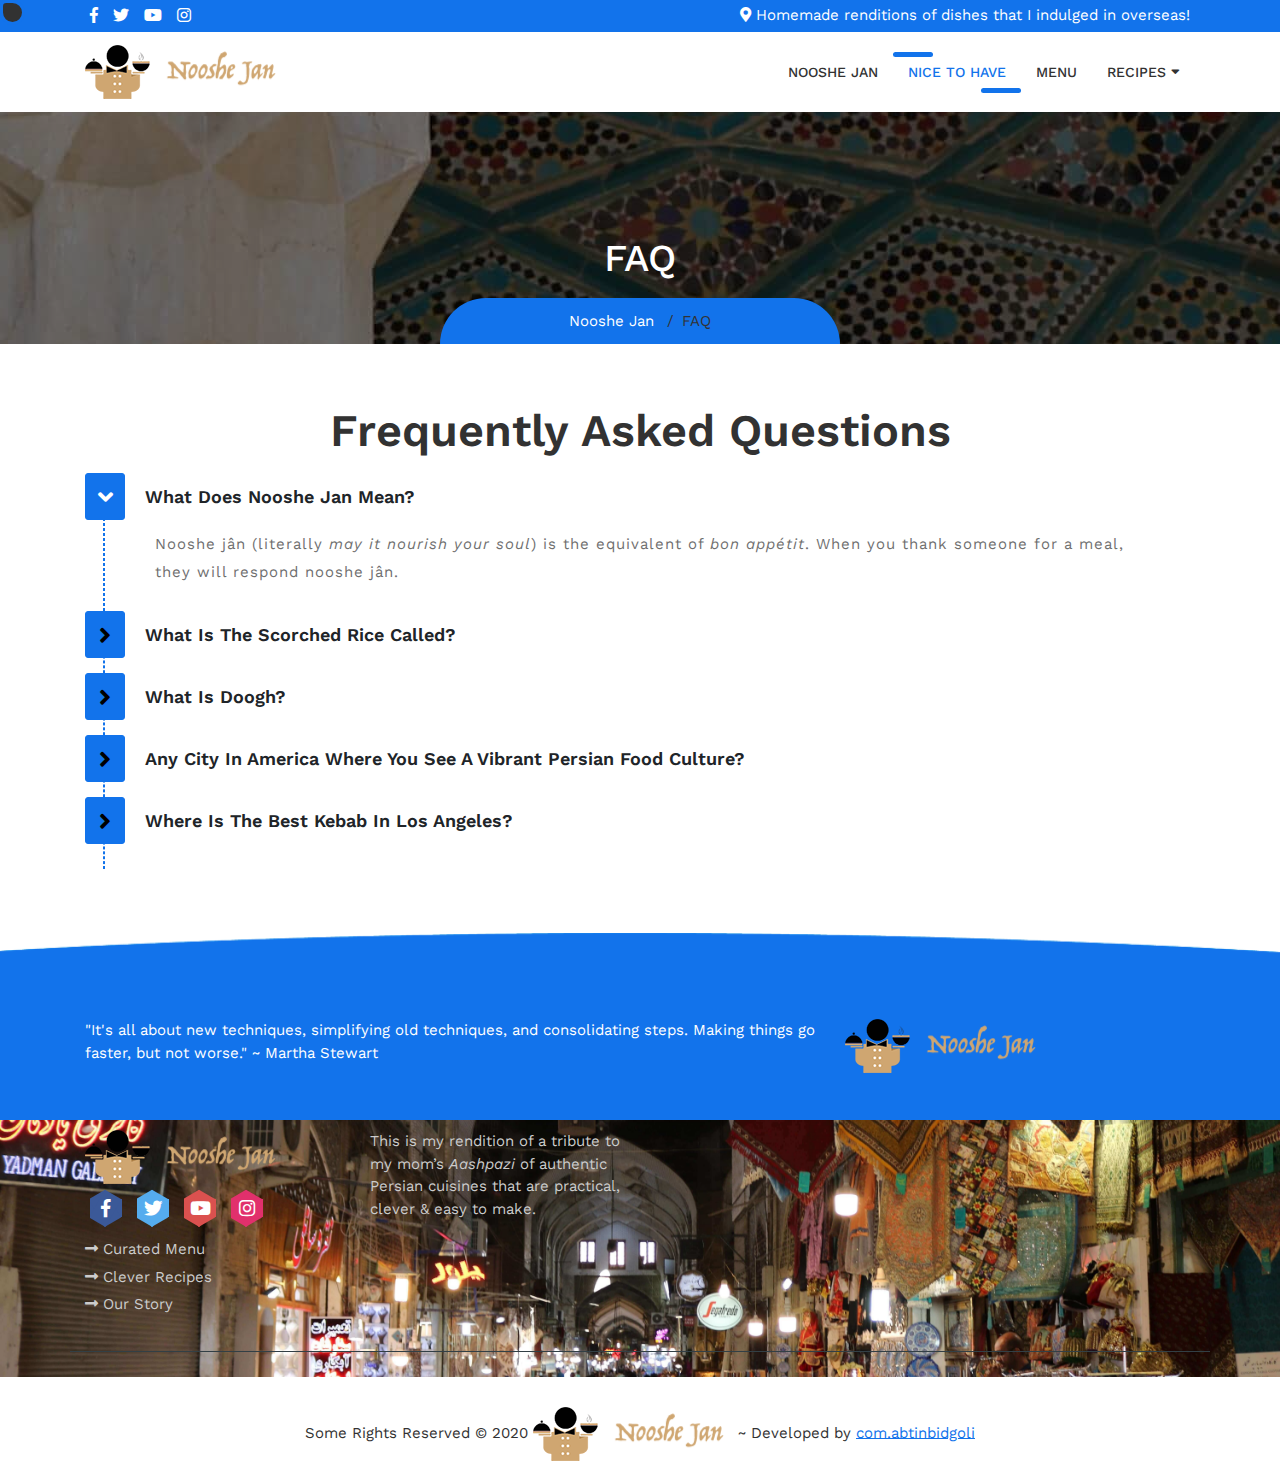
<file: faq.html>
<!DOCTYPE html>
<html lang="en">
  <head>
    <meta charset="utf-8" />
    <meta
      name="viewport"
      content="width=device-width, initial-scale=1, shrink-to-fit=no"
    />
    <meta name="description" content="" />
    <meta name="author" content="" />
    <title>FAQ~Nooshe Jan~com.abtinbidgoli~UX/UI Developer</title>
    <!-- Bootstrap core CSS -->
    <link href="vendor/bootstrap/css/bootstrap.min.css" rel="stylesheet" />
    <!-- Fontawesome CSS -->
    <link href="css/all.css" rel="stylesheet" />
    <!-- Owl Carousel CSS -->
    <link href="css/owl.carousel.min.css" rel="stylesheet" />
    <!-- Owl Carousel CSS -->
    <link href="css/jquery.fancybox.min.css" rel="stylesheet" />
    <!-- Custom styles for this template -->
    <link href="css/style.css" rel="stylesheet" />
    <!-- Site Icons -->
    <link rel="shortcut icon" href="images/favicon1.png" type="image/x-icon" />
    <link rel="apple-touch-icon" href="images/favicon1.png" />
  </head>
  <body>
    <div class="wrapper-main">
      <!-- Top Bar -->
      <div class="top-bar">
        <div class="container">
          <div class="row">
            <div class="col-lg-6">
              <div class="social-media">
                <ul>
                  <li>
                    <a href="#"><i class="fab fa-facebook-f"></i></a>
                  </li>
                  <li>
                    <a href="#"><i class="fab fa-twitter"></i></a>
                  </li>
                  <li>
                    <a href="#"><i class="fab fa-youtube"></i></a>
                  </li>
                  <li>
                    <a href="#"><i class="fab fa-instagram"></i></a>
                  </li>
                </ul>
              </div>
            </div>
            <div class="col-lg-6">
              <div class="contact-details">
                <ul>
                  <!--
                  <li>
                    <i class="fas fa-phone fa-rotate-90"></i> +01 899 286 777
                  </li>
				-->
                  <li>
                    <i class="fas fa-map-marker-alt"></i> Homemade renditions of
                    dishes that I indulged in overseas!
                  </li>
                </ul>
              </div>
            </div>
          </div>
        </div>
      </div>
      <!-- Navigation -->
      <nav class="navbar navbar-expand-lg navbar-dark bg-light top-nav">
        <div class="container">
          <a class="navbar-brand" href="index.html">
            <img src="images/logo.png" alt="Nooshe Jan~com.abtinbidgoli~UX/UI Developer" />
          </a>
          <button
            class="navbar-toggler navbar-toggler-right"
            type="button"
            data-toggle="collapse"
            data-target="#navbarResponsive"
            aria-controls="navbarResponsive"
            aria-expanded="false"
            aria-label="Toggle navigation"
          >
            <span class="fas fa-bars"></span>
          </button>
          <div class="collapse navbar-collapse" id="navbarResponsive">
            <ul class="navbar-nav ml-auto">
              <li class="nav-item">
                <a class="nav-link" href="index.html">Nooshe Jan</a>
              </li>
              <li class="nav-item">
                <a class="nav-link active" href="faq.html">Nice to Have</a>
              </li>
			  <li class="nav-item">
                <a class="nav-link" href="menu.html">Menu</a>
              </li>
              <li class="nav-item dropdown">
                <a
                  class="nav-link"
                  href="#"
                  id="navbarDropdownBlog"
                  data-toggle="dropdown"
                  aria-haspopup="true"
                  aria-expanded="false"
                  >Recipes <i class="fas fa-sort-down"></i
                ></a>
                <div
                  class="dropdown-menu dropdown-menu-right"
                  aria-labelledby="navbarDropdownBlog"
                >
                  <a class="dropdown-item" href="blog.html">Recipe Queue</a>
				  <a class="dropdown-item" href="blog-post.html">Iterating Recipes</a>
                </div>
              </li>
            </ul>
          </div>
        </div>
      </nav>

	<!-- full Title -->
	<div class="full-title">
		<div class="container">
			<!-- Page Heading/Breadcrumbs -->
			<h1 class="mt-4 mb-3">FAQ</h1>
			<div class="breadcrumb-main">
				<ol class="breadcrumb">
					<li class="breadcrumb-item">
						<a href="index.html">Nooshe Jan</a>
					</li>
					<li class="breadcrumb-item active">FAQ</li>
				</ol>
			</div>
		</div>
	</div>
	
    <!-- Page Content -->
	<div class="faq-main">
		<div class="container">
			<h2>Frequently Asked Questions</h2>
			<div class="accordion" id="accordionExample">				
				<div class="card accordion-single">
					<div class="card-header" id="1">
						<h5 class="mb-0">
							<button class="btn btn-link" type="button" data-toggle="collapse"
								data-target="#collapseOne" aria-expanded="true" aria-controls="collapseOne">
								What does Nooshe Jan mean?
							</button>
						</h5>
					</div>
					<div id="collapseOne" class="collapse show" data-parent="#accordionExample">
						<div class="card-body">
							Nooshe jân (literally <i>may it nourish your soul</i>) is the equivalent of <i>bon appétit</i>. When you thank someone for a meal, they will respond nooshe jân.
						</div>
					</div>
				</div>
				<div class="card accordion-single">
					<div class="card-header" id="2">
						<h5 class="mb-0">
							<button class="btn btn-link collapsed" type="button" data-toggle="collapse"
								data-target="#collapseTwo" aria-expanded="false" aria-controls="collapseTwo">
								What is the scorched rice called?
							</button>
						</h5>
					</div>
					<div id="collapseTwo" class="collapse" data-parent="#accordionExample">
						<div class="card-body">
							Rice—called <i>polo</i> in Farsi—is a staple side dish in Persian cuisine. It’s often prepared by steaming with oil or butter to create a crispy layer of rice on the bottom of the pot called <i>tahdig</i> (pronounced <i>tah-deeg</i>). <i>Tah</i> means bottom and <i>dig</i> means pot in Farsi—it’s literally what happens at the bottom of the pot.
              <br><br>
              This caramelized, crispy crust is often the most prized part of Iranian rice dishes such as katteh (rice simply steamed with water, oil, butter, and sometimes saffron), baghali polo (rice with dill and fava beans), and sabzi polo (herbed rice). In all of these dishes and more, rice is blanched to an al dente texture and then transferred to an oiled pan to finish cooking by steaming, during which time the oil at the bottom of the pan helps form the golden crispy tahdig.
            </div>
					</div>
				</div>
				<div class="card accordion-single">
					<div class="card-header" id="3">
						<h5 class="mb-0">
							<button class="btn btn-link collapsed" type="button" data-toggle="collapse"
								data-target="#collapseThree" aria-expanded="false" aria-controls="collapseThree">
								What is doogh?
							</button>
						</h5>
					</div>
					<div id="collapseThree" class="collapse" data-parent="#accordionExample">
						<div class="card-body">
							Doogh is a chilled, fizzy and savory yogurt based drink that is popular in Iran, and can easily be called the national drink. It is the quintessential accompaniment with Persian meals, and is made with yogurt, herbs and some water or sparkling mineral water. 
              <br><br>
              Often flavored with mint, it can also be made with other delightful flavors. It is served with lots of ice and is sometimes carbonated, and referred to as Persian coke or yogurt soda. This beverage is a bit similar to salty Indian lassi drink.
            </div>
					</div>
				</div>
				<div class="card accordion-single">
					<div class="card-header">
						<h5 class="mb-0">
							<button class="btn btn-link collapsed" type="button" data-toggle="collapse"
								data-target="#c4" aria-expanded="false" aria-controls="collapseThree">
								Any city in America where you see a vibrant Persian food culture?
							</button>
						</h5>
					</div>
					<div id="c4" class="collapse" data-parent="#accordionExample">
						<div class="card-body">
							Tehrangeles is a portmanteau deriving from the combination of Tehran, the capital of Iran, and Los Angeles. A Persian community developed in Westwood, Los Angeles after the Islamic Revolution of 1979 prompted thousands of Iranians to flee to the United States.
						</div>
					</div>
				</div>
				<div class="card accordion-single">
					<div class="card-header">
						<h5 class="mb-0">
							<button class="btn btn-link collapsed" type="button" data-toggle="collapse"
								data-target="#c5" aria-expanded="false" aria-controls="collapseThree">
								Where is the best kebab in Los Angeles?
							</button>
						</h5>
					</div>
					<div id="c5" class="collapse" data-parent="#accordionExample">
						<div class="card-body">
							There are places where you go for a tête-à-tête, and then there is Raffi’s Place in Glendale. This establishment promises a rollicking good time and its large open-air dining room simply adds to the good mood. Indeed, it is a favorite among friends dining en masse, so bring your best pals and settle in for some fun. You may even find yourself celebrating with the table next to you before too long—it’s that sort of joint.
              <br><br>
              The kitchen focuses on Persian and Middle Eastern cooking and the portions match the size of the dining room. Ghormeh sabzi, a bowl filled with tender beef chunks, kidney beans and spices, has a slightly sour, stick-to-your-ribs appeal; while charbroiled chicken, lamb and mahi mahi kebabs set atop fluffy rice are ever-satisfying standards.
						</div>
					</div>
				</div>
			</div>
		</div>
    </div>
    <!-- /.container -->
	
	
      <!-- Nooshe Jan -->
      <div class="touch-line">
        <div class="container">
          <div class="row">
            <div class="col-md-8">
              <p>
                "It's all about new techniques, simplifying old techniques, and consolidating steps. Making things go faster, but not worse." ~ Martha Stewart
              </p>
            </div>
            <div class="col-md-4">
				<img src="images/logo.png" alt="Nooshe Jan~com.abtinbidgoli~UX/UI Developer" />
            </div>
          </div>
        </div>
      </div>

     <!-- /.container -->
      <!--footer starts from here-->
      <footer class="footer">
        <div class="container bottom_border">
          <div class="row">
            <div class="col-lg-3 col-md-6 col-sm-6 col">
              <img src="images/logo.png" alt="Nooshe Jan~com.abtinbidgoli~UX/UI Developer" />
              <br />
              <ul class="footer-social">
                <li>
                  <a class="facebook hb-xs-margin" href="#"
                    ><span class="hb hb-xs spin hb-facebook"
                      ><i class="fab fa-facebook-f"></i></span
                  ></a>
                </li>
                <li>
                  <a class="twitter hb-xs-margin" href="#"
                    ><span class="hb hb-xs spin hb-twitter"
                      ><i class="fab fa-twitter"></i></span
                  ></a>
                </li>
                <li>
                  <a class="googleplus hb-xs-margin" href="#"
                    ><span class="hb hb-xs spin hb-google-plus"
                      ><i class="fab fa-youtube"></i></span
                  ></a>
                </li>
                <li>
                  <a class="instagram hb-xs-margin" href="#"
                    ><span class="hb hb-xs spin hb-instagram"
                      ><i class="fab fa-instagram"></i></span
                  ></a>
                </li>
                <!--
                <li>
                  <a class="dribbble hb-xs-margin" href="#"
                    ><span class="hb hb-xs spin hb-dribbble"
                      ><i class="fab fa-dribbble"></i></span
                  ></a>
                </li>-->
              </ul>

              <!--headin5_amrc-->
              <ul class="footer_ul_amrc">
                <li>
                  <a href="menu.html"
                    ><i class="fas fa-long-arrow-alt-right"></i>Curated Menu</a
                  >
                </li>
                <li>
                  <a href="blog.html"
                    ><i class="fas fa-long-arrow-alt-right"></i>Clever
                    Recipes</a
                  >
                </li>
                <li>
                  <a href="blog-post.html"
                    ><i class="fas fa-long-arrow-alt-right"></i>Our Story</a
                  >
                </li>
              </ul>
              <!--footer_ul_amrc ends here-->
              
            </div>
            <div class="col-lg-3 col-md-6 col-sm-6">
				<p>
					This is my rendition of a tribute to my mom’s <i>Aashpazi</i>
					of authentic Persian cuisines that are practical, clever & easy
					to make.
				  </p>
            </div>
			
            
            </div>
          </div>
        </div>
        <div class="container">
          <p class="copyright text-center">
            Some Rights Reserved &copy; 2020
            <a href="#">
				<img src="images/logo.png" alt="Nooshe Jan~com.abtinbidgoli~UX/UI Developer" /></a> ~ Developed by
            <a href="https://abtinbidgoli.com/">com.abtinbidgoli</a>
          </p>
        </div>
      </footer>
    </div>

    <!-- Bootstrap core JavaScript -->
    <script src="vendor/jquery/jquery.min.js"></script>
    <script src="vendor/bootstrap/js/bootstrap.bundle.min.js"></script>
    <script src="js/imagesloaded.pkgd.min.js"></script>
    <script src="js/isotope.pkgd.min.js"></script>
    <script src="js/filter.js"></script>
    <script src="js/jquery.appear.js"></script>
    <script src="js/owl.carousel.min.js"></script>
    <script src="js/jquery.fancybox.min.js"></script>
    <script src="js/script.js"></script>
  </body>
</html>
</file>
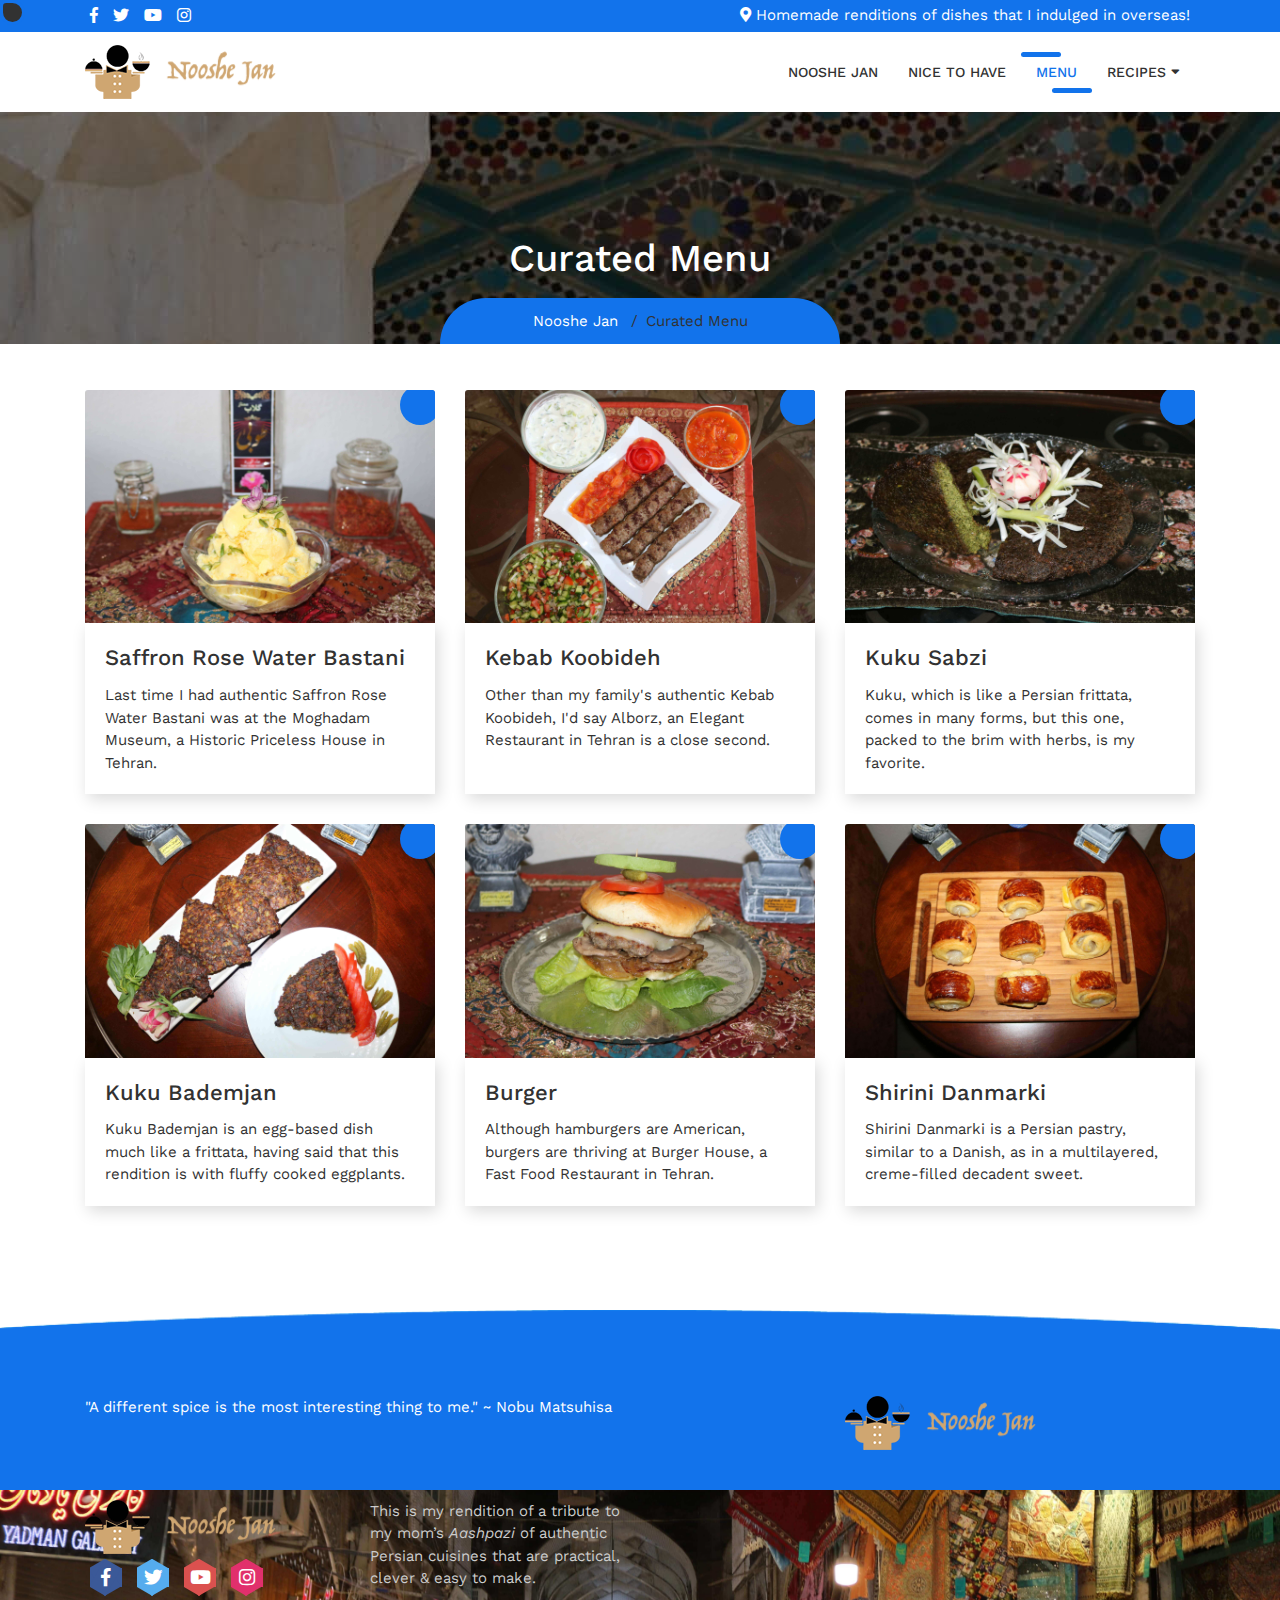
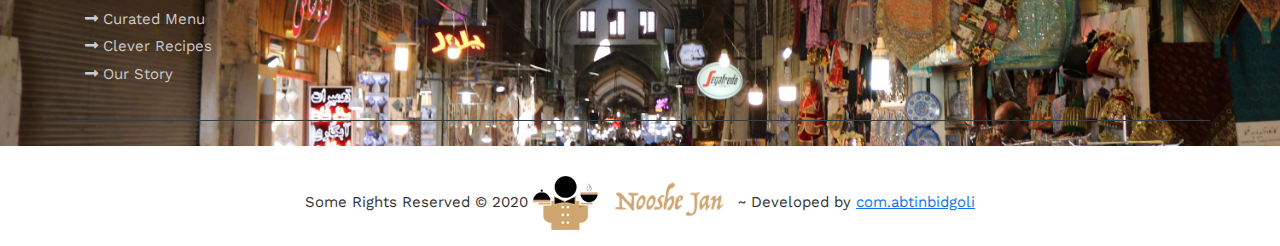
<file: menu.html>
<!DOCTYPE html>
<html lang="en">
  <head>
    <meta charset="utf-8" />
    <meta
      name="viewport"
      content="width=device-width, initial-scale=1, shrink-to-fit=no"
    />
    <meta name="description" content="" />
    <meta name="author" content="" />
    <title>Menu~Nooshe Jan~com.abtinbidgoli~UX/UI Developer</title>
    <!-- Bootstrap core CSS -->
    <link href="vendor/bootstrap/css/bootstrap.min.css" rel="stylesheet" />
    <!-- Fontawesome CSS -->
    <link href="css/all.css" rel="stylesheet" />
    <!-- Owl Carousel CSS -->
    <link href="css/owl.carousel.min.css" rel="stylesheet" />
    <!-- Owl Carousel CSS -->
    <link href="css/jquery.fancybox.min.css" rel="stylesheet" />
    <!-- Custom styles for this template -->
    <link href="css/style.css" rel="stylesheet" />
    <!-- Site Icons -->
    <link rel="shortcut icon" href="images/favicon1.png" type="image/x-icon" />
    <link rel="apple-touch-icon" href="images/favicon1.png" />
  </head>
  <body>
    <div class="wrapper-main">
      <!-- Top Bar -->
      <div class="top-bar">
        <div class="container">
          <div class="row">
            <div class="col-lg-6">
              <div class="social-media">
                <ul>
                  <li>
                    <a href="#"><i class="fab fa-facebook-f"></i></a>
                  </li>
                  <li>
                    <a href="#"><i class="fab fa-twitter"></i></a>
                  </li>
                  <li>
                    <a href="#"><i class="fab fa-youtube"></i></a>
                  </li>
                  <li>
                    <a href="#"><i class="fab fa-instagram"></i></a>
                  </li>
                </ul>
              </div>
            </div>
            <div class="col-lg-6">
              <div class="contact-details">
                <ul>
                  <!--
                  <li>
                    <i class="fas fa-phone fa-rotate-90"></i> +01 899 286 777
                  </li>
				-->
                  <li>
                    <i class="fas fa-map-marker-alt"></i> Homemade renditions of
                    dishes that I indulged in overseas!
                  </li>
                </ul>
              </div>
            </div>
          </div>
        </div>
      </div>
      <!-- Navigation -->
      <nav class="navbar navbar-expand-lg navbar-dark bg-light top-nav">
        <div class="container">
          <a class="navbar-brand" href="index.html">
            <img src="images/logo.png" alt="Nooshe Jan~com.abtinbidgoli~UX/UI Developer" />
          </a>
          <button
            class="navbar-toggler navbar-toggler-right"
            type="button"
            data-toggle="collapse"
            data-target="#navbarResponsive"
            aria-controls="navbarResponsive"
            aria-expanded="false"
            aria-label="Toggle navigation"
          >
            <span class="fas fa-bars"></span>
          </button>
          <div class="collapse navbar-collapse" id="navbarResponsive">
            <ul class="navbar-nav ml-auto">
              <li class="nav-item">
                <a class="nav-link" href="index.html">Nooshe Jan</a>
              </li>
              <li class="nav-item">
                <a class="nav-link" href="faq.html">Nice to Have</a>
              </li>
			  <li class="nav-item">
                <a class="nav-link active" href="menu.html">Menu</a>
              </li>
              <li class="nav-item dropdown">
                <a
                  class="nav-link"
                  href="#"
                  id="navbarDropdownBlog"
                  data-toggle="dropdown"
                  aria-haspopup="true"
                  aria-expanded="false"
                  >Recipes <i class="fas fa-sort-down"></i
                ></a>
                <div
                  class="dropdown-menu dropdown-menu-right"
                  aria-labelledby="navbarDropdownBlog"
                >
                  <a class="dropdown-item" href="blog.html">Recipe Queue</a>
				  <a class="dropdown-item" href="blog-post.html">Iterating Recipes</a>
                </div>
              </li>
            </ul>
          </div>
        </div>
      </nav>
	
	<!-- full Title -->
	<div class="full-title">
		<div class="container">
			<!-- Page Heading/Breadcrumbs -->
			<h1 class="mt-4 mb-3"> Curated Menu </h1>
			<div class="breadcrumb-main">
				<ol class="breadcrumb">
					<li class="breadcrumb-item">
						<a href="index.html">Nooshe Jan</a>
					</li>
					<li class="breadcrumb-item active">Curated Menu</li>
				</ol>
			</div>
		</div>
	</div>

    <div class="portfolio-col">
		<div class="container">
			<div class="row">
				<div class="col-lg-4 col-sm-6 portfolio-item">
					<div class="card h-100">
						<a class="hover-box" href="#">
							<div class="dot-full">
								<i class="fas fa-link"></i>
							</div>
							<img class="card-img-top" src="images/saffronRose1.jpeg" alt="Nooshe Jan~com.abtinbidgoli~UX/UI Developer" 
              lazy/>
						</a>
						<div class="card-body">
							<h4><a href="#">Saffron Rose Water Bastani</a></h4>
							<p>Last time I had authentic Saffron Rose Water Bastani was at the Moghadam Museum, a Historic Priceless House in Tehran.</p>
						</div>
					</div>
				</div>
				<div class="col-lg-4 col-sm-6 portfolio-item">
					<div class="card h-100">
						<a class="hover-box" href="#">
							<div class="dot-full">
								<i class="fas fa-link"></i>
							</div>
							<img class="card-img-top" src="images/kebab.jpeg" alt="Nooshe Jan~com.abtinbidgoli~UX/UI Developer" 
              lazy/>
						</a>
						<div class="card-body">
							<h4><a href="#">Kebab Koobideh</a></h4>
							<p>Other than my family's authentic Kebab Koobideh, I'd say Alborz, an Elegant Restaurant in Tehran is a close second.</p>
						</div>
					</div>
				</div>
				<div class="col-lg-4 col-sm-6 portfolio-item">
					<div class="card h-100">
						<a class="hover-box" href="#">
							<div class="dot-full">
								<i class="fas fa-link"></i>
							</div>
							<img class="card-img-top" src="images/kukuSabzi1.jpeg" alt="Nooshe Jan~com.abtinbidgoli~UX/UI Developer" 
              lazy/>
						</a>
						<div class="card-body">
							<h4><a href="#">Kuku Sabzi</a></h4>
							<p>Kuku, which is like a Persian frittata, comes in many forms, but this one, packed to the brim with herbs, is my favorite.</p>
						</div>
					</div>
				</div>
				<div class="col-lg-4 col-sm-6 portfolio-item">
					<div class="card h-100">
						<a class="hover-box" href="#">
							<div class="dot-full">
								<i class="fas fa-link"></i>
							</div>
							<img class="card-img-top" src="images/kukuB.jpeg" alt="Nooshe Jan~com.abtinbidgoli~UX/UI Developer" 
              lazy/>
						</a>
						<div class="card-body">
							<h4><a href="#">Kuku Bademjan</a></h4>
							<p>Kuku Bademjan is an egg-based dish much like a frittata, having said that this rendition is with fluffy cooked eggplants.</p>
						</div>
					</div>
				</div>
				<div class="col-lg-4 col-sm-6 portfolio-item">
					<div class="card h-100">
						<a class="hover-box" href="#">
							<div class="dot-full">
								<i class="fas fa-link"></i>
							</div>
							<img class="card-img-top" src="images/burger2.jpeg" alt="Nooshe Jan~com.abtinbidgoli~UX/UI Developer" 
              lazy/>
						</a>
						<div class="card-body">
							<h4><a href="#">Burger</a></h4>
							<p>Although hamburgers are American, burgers are thriving at Burger House, a Fast Food Restaurant in Tehran.</p>
						</div>
					</div>
				</div>
				<div class="col-lg-4 col-sm-6 portfolio-item">
					<div class="card h-100">
						<a class="hover-box" href="#">
							<div class="dot-full">
								<i class="fas fa-link"></i>
							</div>
							<img class="card-img-top" src="images/danmarki3.jpeg" alt="Nooshe Jan~com.abtinbidgoli~UX/UI Developer" 
              lazy/>
						</a>
						<div class="card-body">
							<h4><a href="#">Shirini Danmarki</a></h4>
							<p>Shirini Danmarki is a Persian pastry, similar to a Danish, as in a multilayered, creme-filled decadent sweet.</p>
						</div>
					</div>
				</div>
			</div>

			
		</div>
		<!-- /.container -->
	</div>
	
	
      <!-- Nooshe Jan -->
      <div class="touch-line">
        <div class="container">
          <div class="row">
            <div class="col-md-8">
              <p>
                "A different spice is the most interesting thing to me." ~ Nobu Matsuhisa
              </p>
            </div>
            <div class="col-md-4">
				<img src="images/logo.png" alt="Nooshe Jan~com.abtinbidgoli~UX/UI Developer" />
            </div>
          </div>
        </div>
      </div>

      <!-- /.container -->
      <!--footer starts from here-->
      <footer class="footer">
        <div class="container bottom_border">
          <div class="row">
            <div class="col-lg-3 col-md-6 col-sm-6 col">
              <img src="images/logo.png" alt="Nooshe Jan~com.abtinbidgoli~UX/UI Developer" />
              <br />
              <ul class="footer-social">
                <li>
                  <a class="facebook hb-xs-margin" href="#"
                    ><span class="hb hb-xs spin hb-facebook"
                      ><i class="fab fa-facebook-f"></i></span
                  ></a>
                </li>
                <li>
                  <a class="twitter hb-xs-margin" href="#"
                    ><span class="hb hb-xs spin hb-twitter"
                      ><i class="fab fa-twitter"></i></span
                  ></a>
                </li>
                <li>
                  <a class="googleplus hb-xs-margin" href="#"
                    ><span class="hb hb-xs spin hb-google-plus"
                      ><i class="fab fa-youtube"></i></span
                  ></a>
                </li>
                <li>
                  <a class="instagram hb-xs-margin" href="#"
                    ><span class="hb hb-xs spin hb-instagram"
                      ><i class="fab fa-instagram"></i></span
                  ></a>
                </li>
                <!--
                <li>
                  <a class="dribbble hb-xs-margin" href="#"
                    ><span class="hb hb-xs spin hb-dribbble"
                      ><i class="fab fa-dribbble"></i></span
                  ></a>
                </li>-->
              </ul>

              <!--headin5_amrc-->
              <ul class="footer_ul_amrc">
                <li>
                  <a href="menu.html"
                    ><i class="fas fa-long-arrow-alt-right"></i>Curated Menu</a
                  >
                </li>
                <li>
                  <a href="blog.html"
                    ><i class="fas fa-long-arrow-alt-right"></i>Clever
                    Recipes</a
                  >
                </li>
                <li>
                  <a href="blog-post.html"
                    ><i class="fas fa-long-arrow-alt-right"></i>Our Story</a
                  >
                </li>
              </ul>
              <!--footer_ul_amrc ends here-->
              
            </div>
            <div class="col-lg-3 col-md-6 col-sm-6">
				<p>
					This is my rendition of a tribute to my mom’s <i>Aashpazi</i>
					of authentic Persian cuisines that are practical, clever & easy
					to make.
				  </p>
            </div>
			
            
            </div>
          </div>
        </div>
        <div class="container">
          <p class="copyright text-center">
            Some Rights Reserved &copy; 2020
            <a href="#">
				<img src="images/logo.png" alt="Nooshe Jan~com.abtinbidgoli~UX/UI Developer" /></a> ~ Developed by
            <a href="https://abtinbidgoli.com/">com.abtinbidgoli</a>
          </p>
        </div>
      </footer>
    </div>

    <!-- Bootstrap core JavaScript -->
    <script src="vendor/jquery/jquery.min.js"></script>
    <script src="vendor/bootstrap/js/bootstrap.bundle.min.js"></script>
    <script src="js/imagesloaded.pkgd.min.js"></script>
    <script src="js/isotope.pkgd.min.js"></script>
    <script src="js/filter.js"></script>
    <script src="js/jquery.appear.js"></script>
    <script src="js/owl.carousel.min.js"></script>
    <script src="js/jquery.fancybox.min.js"></script>
    <script src="js/script.js"></script>
  </body>
</html>
</file>
<file: css/style.css>
/*!
 *  Zonebiz - Business Consulting Bootstrap4 Responsive Template
 */

@import url("https://fonts.googleapis.com/css?family=Work+Sans:100,200,300,400,500,600,700,800,900");

body {
  padding: 0px;
  font-family: "Work Sans", sans-serif;
  font-size: 15px;
  color: #323232;
}

@media (min-width: 992px) {
  body {
    padding-top: 0px;
  }
}

a.btn-primary {
  background-color: #1273eb;
  border-color: #1273eb;
}
a.btn-primary:hover {
  background-color: #323232;
  border-color: #323232;
}
button.btn-primary {
  background-color: #1273eb;
  border-color: #1273eb;
}
button.btn-primary:hover {
  background-color: #323232;
  border-color: #323232;
}

a.btn-secondary {
  background-color: #1273eb;
  border-color: #1273eb;
}
a.btn-secondary:hover {
  background-color: #323232;
  border-color: #323232;
}
button.btn-secondary {
  background-color: #1273eb;
  border-color: #1273eb;
}
button.btn-secondary:hover {
  background-color: #323232;
  border-color: #323232;
}
.mouse-pointer {
  background-color: #323232;
  position: absolute;
  color: white;
  width: 25px;
  height: 25px;
  border: 3px solid #1273eb;
  border-radius: 25px 50px 50px 50px/25px 50px 50px 50px;
  z-index: 999999;
  pointer-events: none;
  -webkit-transition: all 0.1s;
  -moz-transition: all 0.1s;
  -o-transition: all 0.1s;
  -ms-transition: all 0.1s;
  transition: all 0.1s;
}

.top-bar {
  background: #1273eb;
  padding: 4px 0px;
}
.social-media ul {
  list-style: none;
  margin: 0px;
  padding: 0px;
}
.social-media ul li {
  display: inline-block;
  padding: 0px 5px;
}
.social-media ul li a {
  font-size: 16px;
  color: #ffffff;
}
.social-media ul li a:hover {
  color: #323232;
}

.contact-details ul {
  list-style: none;
  margin: 0px;
  padding: 0px;
  float: right;
}
.contact-details ul li {
  display: inline-block;
  padding: 0px 5px;
  color: #ffffff;
}
.wrapper-main {
  position: relative;
  overflow: hidden;
}

.top-nav {
  background-color: #ffffff !important;
}
.navbar-expand-lg.top-nav .navbar-nav .nav-link {
  padding: 10px 15px;
  color: #323232;
  font-size: 14px;
  font-weight: 500;
  text-transform: uppercase;
  position: relative;
}
.navbar-expand-lg.top-nav .navbar-nav .nav-link i {
  font-size: 14px;
  float: right;
  margin-left: 5px;
}
.navbar-expand-lg.top-nav .navbar-nav .nav-link:hover {
  color: #1273eb;
  border-radius: 4.8px;
}
.navbar-expand-lg.top-nav .navbar-nav .nav-link.active {
  color: #1273eb;
}
.navbar-expand-lg.top-nav .navbar-nav .nav-link.active:before {
  content: "";
  position: absolute;
  width: 40px;
  background: #1273eb;
  height: 5px;
  top: 0px;
  left: 0px;
  border-radius: 6px;
}
.navbar-expand-lg.top-nav .navbar-nav .nav-link.active:after {
  content: "";
  position: absolute;
  width: 40px;
  background: #1273eb;
  height: 5px;
  bottom: 0px;
  right: 0px;
  border-radius: 6px;
}
.navbar-expand-lg.top-nav .navbar-nav .nav-link:before {
  content: "";
  position: absolute;
  width: 0px;
  background: #1273eb;
  height: 5px;
  top: 0px;
  left: 0px;
  border-radius: 6px;
  -webkit-transition: all 500ms ease;
  -ms-transition: all 500ms ease;
  -o-transition: all 500ms ease;
  -moz-transition: all 500ms ease;
  transition: all 500ms ease;
}
.navbar-expand-lg.top-nav .navbar-nav .nav-link:after {
  content: "";
  position: absolute;
  width: 0px;
  background: #1273eb;
  height: 5px;
  bottom: 0px;
  right: 0px;
  border-radius: 6px;
  -webkit-transition: all 500ms ease;
  -ms-transition: all 500ms ease;
  -o-transition: all 500ms ease;
  -moz-transition: all 500ms ease;
  transition: all 500ms ease;
}
.navbar-expand-lg.top-nav .navbar-nav .nav-link:hover:before {
  width: 40px;
  -webkit-transition: all 500ms ease;
  -ms-transition: all 500ms ease;
  -o-transition: all 500ms ease;
  -moz-transition: all 500ms ease;
  transition: all 500ms ease;
}
.navbar-expand-lg.top-nav .navbar-nav .nav-link:hover:after {
  width: 40px;
  -webkit-transition: all 500ms ease;
  -ms-transition: all 500ms ease;
  -o-transition: all 500ms ease;
  -moz-transition: all 500ms ease;
  transition: all 500ms ease;
}
.fixed-menu {
  position: fixed;
  opacity: 0;
  visibility: hidden;
  left: 0px;
  top: 0px;
  min-height: auto;
  width: 100%;
  padding: 0px 0px;
  background: #ffffff;
  z-index: 0;
  -webkit-box-shadow: 0px 13px 15px -12px rgba(35, 35, 35, 0.15);
  box-shadow: 0px 13px 15px -12px rgba(35, 35, 35, 0.15);
  transition: all 500ms ease;
  -moz-transition: all 500ms ease;
  -webkit-transition: all 500ms ease;
  -ms-transition: all 500ms ease;
  -o-transition: all 500ms ease;
  z-index: 999;
  opacity: 1;
  visibility: visible;
  -ms-animation-name: fadeInDown;
  -moz-animation-name: fadeInDown;
  -op-animation-name: fadeInDown;
  -webkit-animation-name: fadeInDown;
  animation-name: fadeInDown;
  -ms-animation-duration: 500ms;
  -moz-animation-duration: 500ms;
  -op-animation-duration: 500ms;
  -webkit-animation-duration: 500ms;
  animation-duration: 500ms;
  -ms-animation-timing-function: linear;
  -moz-animation-timing-function: linear;
  -op-animation-timing-function: linear;
  -webkit-animation-timing-function: linear;
  animation-timing-function: linear;
  -ms-animation-iteration-count: 1;
  -moz-animation-iteration-count: 1;
  -op-animation-iteration-count: 1;
  -webkit-animation-iteration-count: 1;
  animation-iteration-count: 1;
}
.dropdown-toggle::after {
  display: none;
}

.navbar-expand-lg.top-nav .navbar-nav .dropdown-menu {
  margin: 0px;
  box-shadow: 3px 5px 15px rgba(0, 0, 0, 0.15);
  border: none;
  padding: 20px;
}
.navbar-expand-lg.top-nav .navbar-nav .dropdown-menu .dropdown-item {
  font-size: 14px;
  padding: 0px;
  margin-bottom: 15px;
  font-weight: 300;
}
.navbar-expand-lg.top-nav .navbar-nav .dropdown-menu .dropdown-item:last-child {
  padding: 0px;
  margin: 0px;
}
.navbar-expand-lg.top-nav .navbar-nav .dropdown-menu .dropdown-item:hover {
  background: none;
  color: #1273eb;
}
.top-nav .navbar-toggler {
  color: #323232;
  border-color: #323232;
}
.top-nav .navbar-toggler:hover {
  color: #1273eb;
  border-color: #1273eb;
}

.slider-main .carousel ol li {
  height: 15px;
  border-radius: 6px;
  background: #323232;
}
.slider-main .carousel .carousel-indicators .active {
  background: #1273eb;
}
.slider-main .carousel .carousel-item .carousel-caption h3 {
  font-size: 75px;
  font-weight: 700;
}
.slider-main .carousel .carousel-item .carousel-caption p {
  font-size: 38px;
}
.slider-main .carousel .carousel-inner .carousel-item:before {
  content: "";
  position: absolute;
  background: rgba(0, 0, 0, 0.5);
  top: 0px;
  left: 0px;
  width: 100%;
  height: 100%;
}
.carousel-item {
  height: 88vh;
  min-height: 300px;
  background: no-repeat center center scroll;
  -webkit-background-size: cover;
  -moz-background-size: cover;
  -o-background-size: cover;
  background-size: cover;
}
.portfolio-item {
  margin-bottom: 30px;
}
.services-bar {
  padding: 20px 0px 30px 0px;
  background: url(../images/dott.jpg);
}
.services-bar h1 {
  font-weight: 600;
  font-size: 45px;
  text-align: center;
  margin-bottom: 0px;
}
.services-bar .card {
  box-shadow: 3px 5px 15px rgba(0, 0, 0, 0.15);
  border: none;
}
.services-bar .card h4.card-header {
  background-color: transparent;
  color: #1273eb;
  font-size: 18px;
  font-weight: 500;
  border: none;
  padding: 0px;
  margin-bottom: 15px;
}
.services-bar .card .card-footer {
  background-color: #323232;
}
.about-main {
  padding: 30px 0px;
}
.about-main h2 {
  font-size: 38px;
  font-weight: 600;
  margin-bottom: 20px;
  padding-bottom: 10px;
  position: relative;
}
.about-main h2:after {
  content: "";
  position: absolute;
  border-bottom: 2px dotted #000000;
  bottom: 0px;
  height: 2px;
  width: 100px;
  left: 0px;
}
.about-main h5 {
  font-size: 18px;
}
.about-main p {
  font-size: 15px;
  text-transform: capitalize;
}
.about-main ul {
  padding-left: 20px;
}
.about-main ul li {
  position: relative;
  font-weight: 300;
  list-style: none;
  line-height: 29px;
  font-size: 15px;
}
.about-main ul li:before {
  content: "\f0da";
  font-family: "Font Awesome 5 Free";
  font-weight: 900;
  position: absolute;
  left: -15px;
  top: 0px;
  color: #1273eb;
}
.card-img img {
  width: 100%;
}
.portfolio-main {
  padding: 30px 0px;
}
.portfolio-main h2 {
  font-weight: 600;
  font-size: 45px;
  margin-bottom: 20px;
  text-align: center;
}
.project-menu {
  margin-bottom: 30px;
}
.portfolio-main .card {
  border: none;
  border-radius: 10px;
  overflow: hidden;
}
.portfolio-main .card .card-body .card-title {
  margin-bottom: 0px;
}
.portfolio-main .card .card-body .card-title a {
  font-size: 20px;
  font-weight: 400;
  text-transform: capitalize;
  color: #ffffff;
  margin: 0;
}
.portfolio-main .card .card-body {
  position: absolute;
  background: #323232;
  padding: 0px 20px;
  height: 40px;
  transform: scale(0);
  transition-property: transform;
  transition-duration: 0.3s;
  transition-timing-function: ease-out;
  display: flex;
  align-items: center;
  vertical-align: center;
  -webkit-transition: all 0.5s;
  -moz-transition: all 0.5s;
  -o-transition: all 0.5s;
  -ms-transition: all 0.5s;
  transition: all 0.5s;
  left: 0;
  top: 0;
  bottom: 0;
  right: 0;
}
.portfolio-main .card:hover .card-body {
  transform: scale(1);
  top: 80%;
}
.card-img {
  overflow: hidden;
  position: relative;
}
.portfolio-item .card:hover .card-img .card-img-top {
  transform: scale3D(1.2, 1.2, 2);
  opacity: 0.5;
}
.card-img-top {
  transition: all 500ms linear 0s;
}
.overlay {
  background: rgba(18, 115, 235, 0.5);
  position: absolute;
  bottom: -100%;
  width: 100%;
  height: 100%;
  left: 50%;
  transform: translateX(-50%);
  transition: all 0.3s;
}
.overlay i {
  font-size: 35px;
  position: absolute;
  top: 30%;
  left: 50%;
  transform: translateX(-50%);
  color: #ffffff;
}
.portfolio-main .card:hover .overlay {
  bottom: 0px;
}

.blog-slide h2 {
  font-weight: 600;
  font-size: 45px;
  margin-bottom: 20px;
  text-align: center;
}

.post-slide {
  margin: 0 15px;
  background: #fff;
  border-bottom: 4px solid #1273eb;
}
.post-slide .post-header {
  padding: 15px 20px;
}
.post-slide .title {
  margin-bottom: 5px;
}
.post-slide .title a {
  font-size: 15px;
  color: #323232;
  text-transform: capitalize;
  transition: all 0.4s ease 0s;
}
.post-slide .title a:hover {
  color: #fd6058;
  text-decoration: none;
}
.post-slide .post-bar {
  margin: 15px 0 0 0;
  padding: 0;
  list-style: none;
}
.post-slide .post-bar li {
  display: inline-block;
  margin-right: 20px;
  color: #1273eb;
}
.post-slide .post-bar li a {
  font-size: 15px;
  color: #808080;
  text-transform: capitalize;
}
.post-slide .post-bar li a:hover {
  text-decoration: none;
  color: #1273eb;
}
.post-slide .post-bar li img {
  width: 35px;
  height: 35px;
  border-radius: 50%;
}
.post-slide .post-bar li i,
.post-slide .post-bar li img {
  margin-right: 5px;
}
.post-slide .pic {
  overflow: hidden;
  position: relative;
}
.post-slide .pic:after {
  content: "";
  width: 100%;
  height: 100%;
  position: absolute;
  top: 0;
  left: 0;
  background: rgba(255, 255, 255, 0);
  transition: all 0.9s ease 0s;
}
.post-slide:hover .pic:after {
  background: rgba(255, 255, 255, 0.2);
}
.post-slide .pic img {
  width: 100%;
  height: auto;
  transform: rotate(0deg) scale(1, 1);
  transition: all 0.6s ease-in-out 0s;
}
.post-slide:hover .pic img {
  transform: rotate(10deg) scale(1.5, 1.5);
}
.post-slide .post-category {
  padding: 5px 15px;
  margin: 0;
  list-style: none;
  position: absolute;
  bottom: 0;
  left: 0;
  background: #1273eb;
  z-index: 1;
}
.post-slide .post-category li {
  display: inline-block;
  text-transform: uppercase;
}
.post-slide .post-category li:after {
  content: " ,";
  color: #fff;
}
.post-slide .post-category li:last-child:after {
  content: "";
}
.post-slide .post-category li a {
  color: #fff;
}
.post-slide .post-category li a:hover {
  text-decoration: none;
  color: #333;
}
.post-slide .post-description {
  font-size: 16px;
  color: #808080;
  padding: 15px;
}
@media only screen and (max-width: 480px) {
  .post-header .post-bar li {
    margin-right: 5px;
  }
}

.touch-line {
  padding: 40px 0px;
  background: #1273eb;
  position: relative;
  margin-top: 90px;
}
.touch-line:before {
  position: absolute;
  content: "";
  z-index: -1;
  left: 0;
  top: -46px;
  bottom: auto;
  right: auto;
  z-index: -1;
  width: 100%;
  height: 50px;
  background-size: cover;
  background-position: 50% 50%;
  background-image: url(../images/bg-bdr2.png);
}
.touch-line p {
  color: #ffffff;
  font-size: 15px;
}
.touch-line a.btn-secondary {
  background-color: #ffffff;
  border-color: #ffffff;
  color: #1273eb;
}
.footer {
  width: 100%;
  background: url(../images/footer-bg.jpg) no-repeat center;
  background-size: cover;
  min-height: 250px;
  padding: 10px 0px 25px 0px;
}
.pt2 {
  padding-top: 40px;
  margin-bottom: 20px;
  color: #ffffff;
  font-weight: 500;
}
footer p {
  font-size: 15px;
  color: #ccc;
  padding-bottom: 0px;
  margin-bottom: 8px;
}
.mb10 {
  padding-bottom: 0px;
}
.footer_ul_amrc {
  margin: 0px;
  list-style-type: none;
  font-size: 14px;
  padding: 0px 0px 10px 0px;
}
.footer_ul_amrc li {
  padding: 0px 0px 5px 0px;
}
.footer_ul_amrc li a {
  color: #cccccc;
  font-size: 15px;
  font-weight: 400;
}
.footer_ul_amrc li a i {
  margin-right: 5px;
}
.footer_ul_amrc li a:hover {
  color: #fff;
  text-decoration: none;
}
.footer_ul_amrc li .media-left {
  margin-right: 10px;
}
.footer_ul_amrc li .media-left img {
  max-width: 50px;
}
.footer_ul_amrc li .media-body p {
  font-size: 14px;
  font-weight: 500;
  color: #ffffff;
}
.footer_ul_amrc li .media-body span {
  color: #cccccc;
  font-size: 14px;
  font-weight: 400;
}
.fleft {
  float: left;
}
.padding-right {
  padding-right: 10px;
}
.footer_ul2_amrc {
  margin: 0px;
  list-style-type: none;
  padding: 0px;
}
.footer_ul2_amrc li p {
  display: table;
}
.footer_ul2_amrc li a:hover {
  text-decoration: none;
}
.footer_ul2_amrc li i {
  margin-top: 5px;
}
.footer_ul2_amrc li a {
  color: #1273eb;
  font-size: 12px;
}
.bottom_border {
  border-bottom: 1px solid #323f45;
  padding-bottom: 20px;
}
.foote_bottom_ul_amrc {
  list-style-type: none;
  padding: 0px;
  display: table;
  margin-top: 10px;
  margin-right: auto;
  margin-bottom: 10px;
  margin-left: auto;
}
.foote_bottom_ul_amrc li {
  display: inline;
}
.foote_bottom_ul_amrc li a {
  color: #ffffff;
  margin: 0 12px;
  font-size: 16px;
  font-weight: 300;
}
.footer-logo {
  padding: 20px 0px;
  text-align: center;
}
.copyright {
  margin-top: 30px;
}
.copyright a {
  color: #1273eb;
  text-decoration: underline;
}
.copyright a:hover {
  color: #ffffff;
  text-decoration: none;
}
.social_footer_ul {
  display: table;
  margin: 15px auto 0 auto;
  list-style-type: none;
  padding: 0;
}
.social_footer_ul li {
  padding-left: 20px;
  padding-top: 10px;
  float: left;
}
.social_footer_ul li a {
  color: #ccc;
  border: 2px solid #ccc;
  padding: 8px;
  border-radius: 50%;
}
.social_footer_ul li i {
  width: 20px;
  height: 20px;
  text-align: center;
}
.social_footer_ul li a:hover {
  color: #1273eb;
  border: 2px solid #1273eb;
}

.footer-social {
  margin: 0px;
  padding: 0px;
  list-style: none;
}
.footer-social li {
  display: inline-block;
}

/*-- button --*/

.hb {
  display: inline-block;
  position: relative;
  text-align: center; /*  Default text align center */
  z-index: 0;
}

.hb:before,
.hb:after {
  position: absolute;
  content: "";
  left: -1px;
  top: 0;
  z-index: -1;
}

.hb:before {
  -webkit-transform: rotate(60deg);
  -moz-transform: rotate(60deg);
  -ms-transform: rotate(60deg);
  -o-transform: rotate(60deg);
  transform: rotate(60deg);
}

.hb:after {
  -webkit-transform: rotate(-60deg);
  -moz-transform: rotate(-60deg);
  -ms-transform: rotate(-60deg);
  -o-transform: rotate(-60deg);
  transform: rotate(-60deg);
}

.hb i {
  z-index: 9;
  -webkit-transition: all 0.25s ease;
  -moz-transition: all 0.25s ease;
  -ms-transition: all 0.25s ease;
  -o-transition: all 0.25s ease;
  transition: all 0.25s ease;
}

.hb,
.hb:before,
.hb:after {
  box-sizing: border-box;

  /* default transition time is set .25s = 250 millisecond  
	 Uncomment following if you want to set transition on hexagon color change */

  -webkit-transition: all 0.25s ease;
  -moz-transition: all 0.25s ease;
  -ms-transition: all 0.25s ease;
  -o-transition: all 0.25s ease;
  transition: all 0.25s ease;
}

.hb-xs-margin {
  margin: 5px;
  display: inline-block;
  overflow: hidden;
}
.hb-xs {
  line-height: 18.5px;
  font-size: 18.5px;
  margin: 9.5px 0;
}
.hb-xs,
.hb-xs::after,
.hb-xs::before {
  height: 18.5px;
  width: 32px;
}
.spin,
.spin-icon i {
  -webkit-transition: -webkid-transform 0.25s ease;
  -moz-transition: -moz-transform 0.25s ease;
  -ms-transition: -ms-transform 0.25s ease;
  -o-transition: -o-transform 0.25s ease;
  transition: transform 0.25s ease;
}

.spin-icon:hover i,
.spin:hover {
  -webkit-transform: rotate(360deg);
  -moz-transform: rotate(360deg);
  -ms-transform: rotate(360deg);
  -o-transform: rotate(360deg);
  transform: rotate(360deg);
}

.hb:hover,
.hb:hover:before,
.hb:hover:after {
  background: transparent;
  border-left: 1px solid #2ecc71;
  border-right: 1px solid #2ecc71;
  color: #2ecc71; /* Default hover font color */
}

.hb-facebook,
.hb-facebook:before,
.hb-facebook:after {
  background: #3b5998;
  border-color: #3b5998;
  color: #ffffff;
}
.hb-facebook:hover,
.hb-facebook:hover:before,
.hb-facebook:hover:after {
  background: transparent;
  border-color: #3b5998;
  color: #3b5998;
}

/* Facebook inverts */
.hb-facebook-inv,
.hb-facebook-inv:after,
.hb-facebook-inv:before {
  color: #3b5998;
  border-color: #3b5998;
  background: transparent;
}
.hb-facebook-inv:hover,
.hb-facebook-inv:hover:after,
.hb-facebook-inv:hover:before {
  background: #3b5998;
  border-color: #3b5998;
  color: #ffffff;
}

.hb-twitter,
.hb-twitter:before,
.hb-twitter:after {
  background: #55acee;
  border-color: #55acee;
  color: #ffffff;
}

.hb-twitter:hover,
.hb-twitter:hover:before,
.hb-twitter:hover:after {
  background: transparent;
  border-color: #55acee;
  color: #55acee;
}

/* Twitter inverts */
.hb-twitter-inv,
.hb-twitter-inv:after,
.hb-twitter-inv:before {
  background: transparent;
  border-color: #55acee;
  color: #55acee;
}
.hb-twitter-inv:hover,
.hb-twitter-inv:hover:after,
.hb-twitter-inv:hover:before {
  background: #55acee;
  border-color: #55acee;
  color: #ffffff;
}

.hb-instagram,
.hb-instagram:before,
.hb-instagram:after {
  background: #e1306c;
  border-color: #e1306c;
  color: #ffffff;
}

.hb-instagram:hover,
.hb-instagram:hover:before,
.hb-instagram:hover:after {
  background: transparent;
  border-color: #e1306c;
  color: #e1306c;
}

/* Twitter inverts */
.hb-instagram-inv,
.hb-instagram-inv:after,
.hb-instagram-inv:before {
  background: transparent;
  border-color: #e1306c;
  color: #e1306c;
}
.hb-instagram-inv:hover,
.hb-instagram-inv:hover:after,
.hb-instagram-inv:hover:before {
  background: #e1306c;
  border-color: #e1306c;
  color: #ffffff;
}

.hb-google-plus,
.hb-google-plus:before,
.hb-google-plus:after {
  background: #db514f;
  border-color: #db514f;
  color: #ffffff;
}
.hb-google-plus:hover,
.hb-google-plus:hover:before,
.hb-google-plus:hover:after {
  background: transparent;
  border-color: #db514f;
  color: #db514f;
}

/* google-plus inverts */
.hb-google-plus-inv,
.hb-google-plus-inv:after,
.hb-google-plus-inv:before {
  background: transparent;
  border-color: #db514f;
  color: #db514f;
}
.hb-google-plus-inv:hover,
.hb-google-plus-inv:hover:after,
.hb-google-plus-inv:hover:before {
  background: #db514f;
  border-color: #db514f;
  color: #ffffff;
}

.hb-dribbble,
.hb-dribbble:before,
.hb-dribbble:after {
  background: #ea4c89;
  border-color: #ea4c89;
  color: #ffffff;
}

.hb-dribbble:hover,
.hb-dribbble:hover:before,
.hb-dribbble:hover:after {
  background: transparent;
  border-color: #ea4c89;
  color: #ea4c89;
}

/* dribbble inverts */
.hb-dribbble-inv,
.hb-dribbble-inv:after,
.hb-dribbble-inv:before {
  background: transparent;
  border-color: #ea4c89;
  color: #ea4c89;
}
.hb-dribbble-inv:hover,
.hb-dribbble-inv:hover:after,
.hb-dribbble-inv:hover:before {
  background: #ea4c89;
  border-color: #ea4c89;
  color: #ffffff;
}

.news-box p {
  line-height: 24px;
  margin-bottom: 30px;
}

/* ---- All Pages CSS ---- */

.full-title {
  padding: 100px 0px 0px 0px;
  background: url(../images/all-title-bg.jpg) no-repeat center;
  position: relative;
}
.full-title:before {
  content: "";
  background: rgba(0, 0, 0, 0.5);
  top: 0px;
  left: 0px;
  position: absolute;
  width: 100%;
  height: 100%;
}
.full-title h1 {
  position: relative;
  color: #ffffff;
  font-size: 38px;
  text-align: center;
}
.full-title h1 small {
  float: right;
  padding: 15px 0px;
  font-size: 14px;
}
.breadcrumb-main {
  position: relative;
  max-width: 400px;
  margin: 0 auto;
  text-align: center;
}
.breadcrumb-main .breadcrumb {
  background: #1273eb;
  border-radius: 100px 100px 0px 0px;
  display: block;
}
.breadcrumb-main .breadcrumb li a {
  color: #ffffff;
  font-size: 15px;
}
.breadcrumb-main .breadcrumb li {
  color: #323232;
  display: inline-block;
  font-size: 15px;
}
.breadcrumb-main .breadcrumb-item + .breadcrumb-item::before {
  color: #323232;
}

.about-inner {
  padding: 30px 0px;
}
.left-ab h3 {
  font-size: 38px;
  font-weight: 600;
  margin-bottom: 20px;
  padding-bottom: 10px;
  position: relative;
}
.left-ab p {
  font-size: 15px;
}
.left-ab ul {
  padding-left: 20px;
}
.left-ab ul li {
  position: relative;
  font-weight: 300;
  list-style: none;
  line-height: 29px;
  font-size: 15px;
}
.left-ab ul li::before {
  content: "\f105";
  font-family: "Font Awesome 5 Free";
  font-weight: 900;
  position: absolute;
  left: -15px;
  top: 0px;
  color: #1273eb;
}

.team-members-box {
  padding: 30px 0px;
}
.team-members-box .card {
  box-shadow: 3px 5px 15px rgba(0, 0, 0, 0.15);
  border: none;
}
.team-members-box h2 {
  font-weight: 600;
  font-size: 45px;
  margin-bottom: 20px;
  text-align: center;
}
.our-team {
  text-align: center;
  position: relative;
}
.our-team img {
  width: 100%;
  height: auto;
}
.our-team .team-content {
  width: 100%;
  height: auto;
  background: #323232;
  padding: 27px 0;
  border-left: 5px solid #1273eb;
  border-right: 5px solid #1273eb;
  box-shadow: 0 15px 25px 0 rgba(3, 7, 15, 0.1);
  position: absolute;
  bottom: 0;
  right: 0;
  transition: all 0.5s ease 0s;
}
.our-team:hover .team-content {
  background: #1273eb;
}
.our-team .title {
  font-size: 20px;
  font-weight: 700;
  color: #ffffff;
  text-transform: capitalize;
  margin: 0;
  transition: all 0.5s ease 0s;
}
.our-team:hover .title {
  color: #ffffff;
  margin-bottom: 10px;
}
.our-team .post {
  display: block;
  font-size: 15px;
  font-style: italic;
  color: #323232;
  text-transform: capitalize;
  height: 0;
  opacity: 0;
  transform: scale(0);
  transition: all 0.5s ease 0s;
}
.our-team:hover .post {
  height: 30px;
  opacity: 1;
  transform: scale(1);
}
.our-team .social {
  list-style: none;
  padding: 0;
  margin: 0;
  width: 100%;
  position: absolute;
  bottom: 0;
  left: 0;
  opacity: 0;
  transform: translateY(-60%);
  transition: all 0.5s ease 0s;
}
.our-team:hover .social {
  transform: translateY(50%);
  opacity: 1;
}
.our-team .social li {
  display: inline-block;
}
.our-team .social li a {
  display: block;
  width: 40px;
  height: 40px;
  border-radius: 50%;
  background: #323232;
  font-size: 17px;
  font-weight: 700;
  line-height: 40px;
  color: #ffffff;
  transition: all 0.5s ease 0s;
}
.our-team .social li a:hover {
  color: #ffffff;
  background: #1273eb;
}
@media only screen and (max-width: 990px) {
  .our-team {
    margin-bottom: 0px;
  }
}

.customers-box {
  padding: 30px 0px;
}
.customers-box h2 {
  font-weight: 600;
  font-size: 45px;
  margin-bottom: 20px;
  text-align: center;
}
.customers-box .mb-4 {
  text-align: center;
}

.portfolio-col {
  padding: 30px 0px;
}
.portfolio-item .card {
  border: none;
}
.portfolio-item .card .card-body {
  box-shadow: 3px 5px 15px rgba(0, 0, 0, 0.15);
}
.portfolio-item .card .card-body h4 {
  margin-bottom: 12px;
}
.portfolio-item .card .card-body h4 a {
  color: #323232;
  text-decoration: none;
  font-size: 22px;
  text-transform: capitalize;
}
.portfolio-item .card .card-body p {
  margin-bottom: 0px;
}
.hover-box {
  position: relative;
  overflow: hidden;
}
.dot-full {
  background: #1273eb;
  width: 40px;
  height: 40px;
  position: absolute;
  top: -5px;
  right: -5px;
  border-radius: 50px;
  transition: all 0.5s ease 0s;
}
.dot-full i {
  color: #ffffff;
  font-size: 30px;
  width: 80px;
  height: 80px;
  background: #323232;
  text-align: center;
  line-height: 80px;
  border-radius: 50px;
  opacity: 0;
}
.portfolio-item .card:hover .dot-full {
  background: rgba(18, 115, 235, 0.5);
  width: 100%;
  height: 100%;
  border-radius: 0px;
  top: 0px;
  right: 0px;
  display: flex;
  -webkit-box-pack: center;
  -webkit-justify-content: center;
  -ms-flex-pack: center;
  justify-content: center;
  -webkit-box-align: center;
  -webkit-align-items: center;
  -ms-flex-align: center;
  align-items: center;
}
.portfolio-item .card:hover .dot-full i {
  opacity: 1;
}

.item-pro {
  padding: 30px 0px;
}
.item-pro h3 {
  font-size: 20px;
  font-weight: 600;
}
.item-pro ul {
  padding-left: 0px;
}
.item-pro ul li {
  display: -webkit-box;
  display: -webkit-flex;
  display: -ms-flexbox;
  display: flex;
  line-height: 30px;
}
.item-pro ul li span {
  -webkit-box-flex: 1;
  -webkit-flex: 1;
  -ms-flex: 1;
  flex: 1;
}

.project-inner h3 {
  font-size: 20px;
  font-weight: 500;
  margin-bottom: 30px;
}
.pagination_bar .pagination .page-item .page-link {
  font-size: 20px;
  background: #323232;
  border: 1px solid #323232;
  color: #ffffff;
  width: 35px;
  text-align: center;
}
.pagination_bar .pagination .page-item .page-link:hover {
  background: #1273eb;
}
.portfolio-item h4.card-title a {
  font-size: 20px;
  font-weight: 500;
  margin-bottom: 20px;
  color: #323232;
}
.related-projects {
  padding: 30px 0px;
}
.related-projects h3 {
  font-weight: 600;
  font-size: 24px;
  margin: 0px;
  margin-bottom: 20px;
}
.blog-main {
  padding: 30px 0px;
}
.by-post {
  margin-bottom: 12px;
}
.blog-entries .card {
  box-shadow: 3px 5px 15px rgba(0, 0, 0, 0.15);
  border: none;
}
.blog-entries .card .card-body h2.card-title {
  font-size: 22px;
  font-weight: 500;
}
.blog-entries .card .card-footer {
  background-color: #323232;
}
.blog-entries .card .card-footer.text-muted {
  color: #ffffff !important;
}
.blog-entries .card .card-footer a {
  color: #1273eb;
}
.blog-right-side .card {
  box-shadow: 3px 5px 15px rgba(0, 0, 0, 0.15);
  border: none;
}
.blog-right-side .card h5.card-header {
  background-color: #323232;
  color: #ffffff;
  font-size: 20px;
  font-weight: 400;
}
.blog-right-side .card .card-body ul li {
  margin-bottom: 2px;
}
.blog-right-side .card .card-body ul li a {
  border-radius: 4.8px;
  padding: 6px;
  background: #323232;
  color: #ffffff;
  display: inline-block;
}
.blog-main .blockquote {
  border-left: 3px solid #1273eb;
  padding-left: 20px;
}
.blog-main .blockquote p {
  font-style: italic;
  font-size: 20px;
}

.pagination_bar_arrow .pagination .page-item .page-link {
  font-size: 20px;
  background: #323232;
  border: 1px solid #323232;
  color: #ffffff;
  width: 120px;
  text-align: center;
}
.pagination_bar_arrow .pagination .page-item .page-link:hover {
  background: #1273eb;
}
.faq-main {
  padding: 30px 0px;
  margin: 30px 0px;
}
.faq-main h2 {
  font-weight: 600;
  font-size: 45px;
  text-align: center;
  margin-bottom: 15px;
}
#accordionExample .accordion-single {
  border-radius: 0px;
  border: none;
  position: relative;
  margin-bottom: 15px;
}
#accordionExample .accordion-single .card-header {
  background-color: transparent;
  padding: 0px;
  border: none;
}
#accordionExample .accordion-single .card-header h5 button {
  color: #202428;
  display: block;
  position: relative;
  padding: 10px 30px 10px 60px;
  font-size: 18px;
  text-transform: capitalize;
  width: 100%;
  text-align: left;
  border: none;
  font-weight: 600;
}
#accordionExample .accordion-single .card-header h5 button:hover {
  color: #1273eb;
  text-decoration: none;
}
#accordionExample .accordion-single h5 button[aria-expanded="false"]::before {
  content: "\f105";
  font-family: "Font Awesome 5 Free";
  font-weight: 900;
  width: 40px;
  height: 47px;
  line-height: 47px;
  background: #1273eb;
  border: 1px solid #1273eb;
  border-radius: 3px;
  font-size: 24px;
  color: #000000;
  text-align: center;
  position: absolute;
  top: 0;
  left: 0;
  transition: all 0.3s ease 0s;
}
#accordionExample .accordion-single h5 button[aria-expanded="true"]::before {
  content: "\f107";
  font-family: "Font Awesome 5 Free";
  font-weight: 900;
  width: 40px;
  height: 47px;
  line-height: 47px;
  background: #1273eb;
  border: 1px solid #1273eb;
  border-radius: 3px;
  font-size: 24px;
  color: #ffffff;
  text-align: center;
  position: absolute;
  top: 0;
  left: 0;
  transition: all 0.3s ease 0s;
}
#accordionExample .accordion-single:before {
  content: "";
  display: block;
  width: 1px;
  height: 100%;
  border: 1px dashed #1273eb;
  position: absolute;
  top: 25px;
  left: 18px;
}
#accordionExample .accordion-single .card-body {
  padding: 10px 30px 10px 30px;
  margin-left: 40px;
  background: #fff;
  border-top: none;
  font-size: 15px;
  color: #6f6f6f;
  line-height: 28px;
  letter-spacing: 1px;
}

.error-contents {
  padding: 30px 0px;
  max-width: 980px;
  margin: 0 auto;
  text-align: center;
}
.error-contents {
}
.pricing-box {
  padding: 30px 0px;
}
.bg-01 {
  background: url(../images/pricing-bg-01.jpg) no-repeat center;
  background-size: cover;
}
.bg-02 {
  background: url(../images/pricing-bg-02.jpg) no-repeat center;
  background-size: cover;
}
.bg-03 {
  background: url(../images/pricing-bg-03.jpg) no-repeat center;
  background-size: cover;
}
.pricing-box .card:hover .card-header {
  background: none;
}
.pricing-box .card {
  position: relative;
  overflow: hidden;
  -webkit-box-shadow: 0 5px 30px rgba(105, 106, 119, 0.1);
  box-shadow: 0 5px 30px rgba(105, 106, 119, 0.1);
  border: none;
}

.pricing-box .card .card-header {
  padding: 80px 15px;
  text-align: center;
  background: #323232;
  color: #ffffff;
}
.pricing-box .card:hover .card-header {
  color: #323232;
}
.pricing-box .card:hover .list-group-item {
  background-color: rgba(225, 225, 225, 0.5);
}
.most_popular {
  position: absolute;
  top: 32px;
  font-size: 12px;
  text-align: center;
  width: 181px;
  padding: 4px 0;
  right: -36px;
  transform: rotate(40deg);
  background-color: #1273eb;
  color: #323232;
}

.contact-main {
  padding: 30px 0px;
}
.contact-left h3 {
  font-weight: 600;
  font-size: 24px;
  margin-bottom: 20px;
}
.contact-right h3 {
  font-weight: 600;
  font-size: 24px;
  margin-bottom: 20px;
}
.contact-right p abbr {
  font-weight: bold;
  font-size: 18px;
}

.help-block ul {
  margin: 0px;
  padding: 0px;
  list-style: none;
  background: red;
  color: #fff;
  padding: 0px 15px;
}

.map-main {
}

@media (min-width: 768px) and (max-width: 991px) {
  .navbar-expand-lg.top-nav .navbar-nav .nav-link.dropdown-toggle::after {
    position: absolute;
    top: 18px;
    right: 6px;
  }
  .top-bar {
    display: none;
  }
  .navbar-expand-lg.top-nav .navbar-nav .nav-link.active::before {
    display: none;
  }
  .navbar-expand-lg.top-nav .navbar-nav .nav-link.active::after {
    display: none;
  }
  .navbar-expand-lg.top-nav .navbar-nav .nav-link::before {
    display: none;
  }
  .navbar-expand-lg.top-nav .navbar-nav .nav-link::after {
    display: none;
  }
  .item-pro ul li {
    font-size: 14px;
  }
}

@media screen and (max-width: 767px) {
  .navbar-expand-lg.top-nav .navbar-nav .nav-link.dropdown-toggle::after {
    position: absolute;
    top: 18px;
    right: 6px;
  }
  .portfolio-main h2 {
    text-align: center;
  }
  .customers-box {
    text-align: center;
  }
  .team-members-box h2 {
    text-align: center;
  }
  .services-bar h1 {
    text-align: center;
  }
  .social_footer_ul li {
    padding-left: 10px;
    padding-right: 10px;
  }
  .faq-main {
    padding: 20px 15px;
  }
  .accordion-single .card-header h5 a {
    font-size: 14px;
  }
  .top-bar {
    display: none;
  }
  .navbar-expand-lg.top-nav .navbar-nav .nav-link.active::before {
    display: none;
  }
  .navbar-expand-lg.top-nav .navbar-nav .nav-link.active::after {
    display: none;
  }
  .navbar-expand-lg.top-nav .navbar-nav .nav-link::before {
    display: none;
  }
  .navbar-expand-lg.top-nav .navbar-nav .nav-link::after {
    display: none;
  }
}

@media (min-width: 320px) and (max-width: 575.98px) {
  .navbar-expand-lg.top-nav .navbar-nav .nav-link.dropdown-toggle::after {
    position: absolute;
    top: 18px;
    right: 6px;
  }
  .portfolio-main h2 {
    text-align: center;
    font-size: 26px;
  }
  .customers-box {
    text-align: center;
  }
  .team-members-box h2 {
    text-align: center;
    font-size: 26px;
  }
  .services-bar h1 {
    text-align: center;
    font-size: 26px;
  }
  .social_footer_ul li {
    padding-left: 10px;
    padding-right: 10px;
  }
  .faq-main {
    padding: 20px 15px;
  }
  .accordion-single .card-header h5 a {
    font-size: 14px;
  }
  .top-bar {
    display: none;
  }
  .navbar-expand-lg.top-nav .navbar-nav .nav-link.active::before {
    display: none;
  }
  .navbar-expand-lg.top-nav .navbar-nav .nav-link.active::after {
    display: none;
  }
  .navbar-expand-lg.top-nav .navbar-nav .nav-link::before {
    display: none;
  }
  .navbar-expand-lg.top-nav .navbar-nav .nav-link::after {
    display: none;
  }
  .about-main h2 {
    font-size: 26px;
  }
  .project-menu button {
    margin-bottom: 5px;
  }
  .blog-slide h2 {
    font-size: 26px;
  }
  .left-ab h3 {
    font-size: 26px;
  }
  .customers-box h2 {
    font-size: 26px;
  }
  .faq-main h2 {
    font-size: 26px;
  }
  #accordionExample .accordion-single .card-header h5 button {
    white-space: inherit;
    font-size: 14px;
  }
}
</file>
